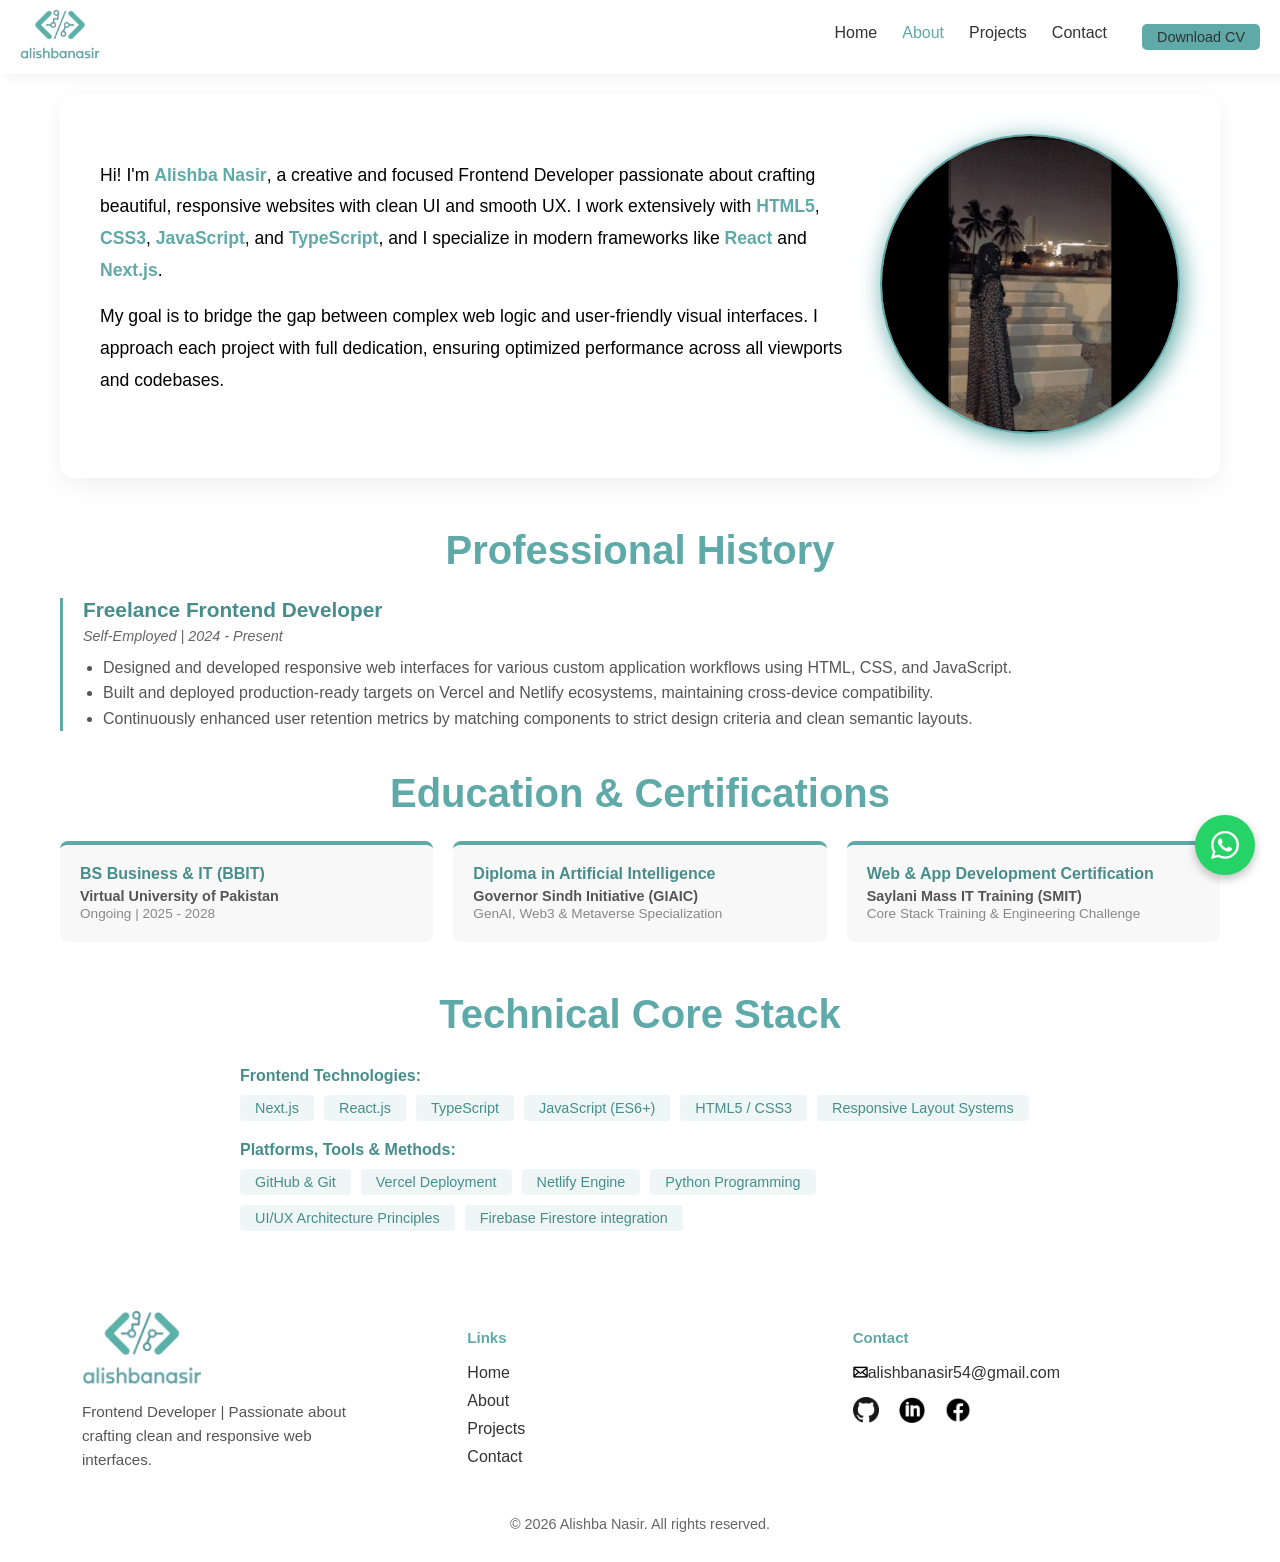
<file: about.html>
<!DOCTYPE html>
<html lang="en">

<head>
    <meta charset="UTF-8" />
    <meta name="viewport" content="width=device-width, initial-scale=1.0" />
    <link rel="shortcut icon" href="/assests/images/logo3.png" type="image/png">
    <link rel="icon" href="/assests/images/logo3.png" type="image/png">
    <title>About | Alishba Nasir</title>
    <link rel="stylesheet" href="/css/header.css">
    <link rel="stylesheet" href="/css/home.css">
    <link rel="stylesheet" href="/css/footer.css">
    <link rel="stylesheet" href="https://unpkg.com/aos@next/dist/aos.css" />
    <style>
    /* Floating WhatsApp Button Layout Override */
    .whatsapp-float {
      position: fixed;
      bottom: 25px;
      right: 25px;
      background-color: #25d366;
      color: #fff;
      border-radius: 50%;
      width: 60px;
      height: 60px;
      display: flex;
      justify-content: center;
      align-items: center;
      box-shadow: 0 4px 10px rgba(0, 0, 0, 0.25);
      z-index: 9999;
      transition: transform 0.2s ease, background-color 0.2s ease;
    }
    .whatsapp-float:hover {
      transform: scale(1.1);
      background-color: #20ba5a;
    }
    @media (max-width: 600px) {
      .whatsapp-float {
        bottom: 20px;
        right: 20px;
        width: 52px;
        height: 52px;
      }
      .whatsapp-float svg {
        width: 26px;
        height: 26px;
      }
    }
    </style>
</head>

<body>

    <header class="navbar">
        <div class="logo">
            <a href="/"><img src="/assests/images/logo3.png" alt="Logo" /></a>
        </div>
        <div class="menu-toggle" onclick="toggleSidebar()">☰</div>
        <div class="sidebar" id="sidebar">
            <div class="close-btn" onclick="toggleSidebar()">×</div>
            <div class="sidebar-logo">
                <a href="/"><img src="/assests/images/logo3.png" alt="Logo" /></a>
            </div>
            <ul class="sidebar-links">
                <li><a href="/">Home</a></li>
                <li><a href="/about.html" class="active">About</a></li>
                <li><a href="/project.html">Projects</a></li>
                <li><a href="/contact.html">Contact</a></li>
                <li><a href="/assests/images/Alishba_Nasir_Resume.pdf" download style="color: #5fa9a8; font-weight: bold;">Download CV</a></li>
            </ul>
        </div>
        <ul class="nav-links">
            <li><a href="/">Home</a></li>
            <li><a href="/about.html" class="active">About</a></li>
            <li><a href="/project.html">Projects</a></li>
            <li><a href="/contact.html">Contact</a></li>
            <li><a href="/assests/images/Alishba_Nasir_Resume.pdf" download class="project-btn" style="padding: 5px 15px; font-size: 0.9rem; margin-left: 10px;">Download CV</a></li>
        </ul>
    </header>

    <div class="container" style="width: 100%; max-width: 1200px; margin: 0 auto; padding: 20px; overflow-x: hidden;">
        <div class="about-wrapper" style="display: flex; flex-wrap: wrap; gap: 30px; align-items: center; justify-content: center;">
            <div class="about-text" style="flex: 1 1 500px;" data-aos="fade-right">
                <p>Hi! I'm <strong>Alishba Nasir</strong>, a creative and focused Frontend Developer passionate about crafting beautiful, responsive websites with clean UI and smooth UX. I work extensively with <strong>HTML5</strong>, <strong>CSS3</strong>, <strong>JavaScript</strong>, and <strong>TypeScript</strong>, and I specialize in modern frameworks like <strong>React</strong> and <strong>Next.js</strong>.</p>
                <p>My goal is to bridge the gap between complex web logic and user-friendly visual interfaces. I approach each project with full dedication, ensuring optimized performance across all viewports and codebases.</p>
            </div>
            <div class="about-img" style="flex: 0 1 300px; text-align: center;" data-aos="fade-left">
                <img src="/assests/images/profile.png" alt="Alishba Nasir" onerror="this.src='/assests/images/pro.jpeg'" style="width: 100%; max-width: 300px; border-radius: 50%; object-fit: cover;">
            </div>
        </div>

        <div class="skills" style="text-align: left; margin-top: 50px;" data-aos="fade-up">
            <h3 style="text-align: center; color: #5fa9a8; margin-bottom: 25px;">Professional History</h3>
            <div style="border-left: 3px solid #5fa9a8; padding-left: 20px; margin-bottom: 30px;">
                <h4 style="color: #468d8c; font-size: 1.3rem; margin-bottom: 5px;">Freelance Frontend Developer</h4>
                <span style="font-size: 0.9rem; color: #666; font-style: italic;">Self-Employed | 2024 - Present</span>
                <ul style="margin-top: 10px; padding-left: 20px; line-height: 1.6; color: #555;">
                    <li>Designed and developed responsive web interfaces for various custom application workflows using HTML, CSS, and JavaScript.</li>
                    <li>Built and deployed production-ready targets on Vercel and Netlify ecosystems, maintaining cross-device compatibility.</li>
                    <li>Continuously enhanced user retention metrics by matching components to strict design criteria and clean semantic layouts.</li>
                </ul>
            </div>
        </div>

        <div class="skills" style="text-align: left; margin-top: 40px;" data-aos="fade-up">
            <h3 style="text-align: center; color: #5fa9a8; margin-bottom: 25px;">Education & Certifications</h3>
            <div style="display: grid; grid-template-columns: repeat(auto-fit, minmax(280px, 1fr)); gap: 20px;">
                <div style="background: #f8f8f8; padding: 20px; border-radius: 8px; border-top: 4px solid #5fa9a8;">
                    <h4 style="color: #468d8c; margin-bottom: 5px;">BS Business & IT (BBIT)</h4>
                    <p style="font-size: 0.9rem; color: #555; font-weight: bold;">Virtual University of Pakistan</p>
                    <span style="font-size: 0.85rem; color: #888;">Ongoing | 2025 - 2028</span>
                </div>
                <div style="background: #f8f8f8; padding: 20px; border-radius: 8px; border-top: 4px solid #5fa9a8;">
                    <h4 style="color: #468d8c; margin-bottom: 5px;">Diploma in Artificial Intelligence</h4>
                    <p style="font-size: 0.9rem; color: #555; font-weight: bold;">Governor Sindh Initiative (GIAIC)</p>
                    <span style="font-size: 0.85rem; color: #888;">GenAI, Web3 & Metaverse Specialization</span>
                </div>
                <div style="background: #f8f8f8; padding: 20px; border-radius: 8px; border-top: 4px solid #5fa9a8;">
                    <h4 style="color: #468d8c; margin-bottom: 5px;">Web & App Development Certification</h4>
                    <p style="font-size: 0.9rem; color: #555; font-weight: bold;">Saylani Mass IT Training (SMIT)</p>
                    <span style="font-size: 0.85rem; color: #888;">Core Stack Training & Engineering Challenge</span>
                </div>
            </div>
        </div>

        <div class="skills" style="margin-top: 50px; text-align: center;" data-aos="zoom-in">
            <h3>Technical Core Stack</h3>
            <div style="display: flex; flex-direction: column; gap: 20px; max-width: 800px; margin: 0 auto; text-align: left;">
                <div>
                    <h4 style="color: #468d8c; margin-bottom: 10px;">Frontend Technologies:</h4>
                    <div class="skills-list" style="display: flex; flex-wrap: wrap; gap: 10px; justify-content: flex-start;">
                        <span style="background: #eef7f6; color: #468d8c; padding: 5px 15px; border-radius: 4px; font-size: 0.9rem;">Next.js</span>
                        <span style="background: #eef7f6; color: #468d8c; padding: 5px 15px; border-radius: 4px; font-size: 0.9rem;">React.js</span>
                        <span style="background: #eef7f6; color: #468d8c; padding: 5px 15px; border-radius: 4px; font-size: 0.9rem;">TypeScript</span>
                        <span style="background: #eef7f6; color: #468d8c; padding: 5px 15px; border-radius: 4px; font-size: 0.9rem;">JavaScript (ES6+)</span>
                        <span style="background: #eef7f6; color: #468d8c; padding: 5px 15px; border-radius: 4px; font-size: 0.9rem;">HTML5 / CSS3</span>
                        <span style="background: #eef7f6; color: #468d8c; padding: 5px 15px; border-radius: 4px; font-size: 0.9rem;">Responsive Layout Systems</span>
                    </div>
                </div>
                <div>
                    <h4 style="color: #468d8c; margin-bottom: 10px;">Platforms, Tools & Methods:</h4>
                    <div class="skills-list" style="display: flex; flex-wrap: wrap; gap: 10px; justify-content: flex-start;">
                        <span style="background: #eef7f6; color: #468d8c; padding: 5px 15px; border-radius: 4px; font-size: 0.9rem;">GitHub & Git</span>
                        <span style="background: #eef7f6; color: #468d8c; padding: 5px 15px; border-radius: 4px; font-size: 0.9rem;">Vercel Deployment</span>
                        <span style="background: #eef7f6; color: #468d8c; padding: 5px 15px; border-radius: 4px; font-size: 0.9rem;">Netlify Engine</span>
                        <span style="background: #eef7f6; color: #468d8c; padding: 5px 15px; border-radius: 4px; font-size: 0.9rem;">Python Programming</span>
                        <span style="background: #eef7f6; color: #468d8c; padding: 5px 15px; border-radius: 4px; font-size: 0.9rem;">UI/UX Architecture Principles</span>
                        <span style="background: #eef7f6; color: #468d8c; padding: 5px 15px; border-radius: 4px; font-size: 0.9rem;">Firebase Firestore integration</span>
                    </div>
                </div>
            </div>
        </div>
    </div>

    <footer class="footer">
        <div class="footer-container">
            <div class="footer-left">
                <a href="/"><img src="/assests/images/logo3.png" alt="logo"></a>
                <p>Frontend Developer | Passionate about crafting clean and responsive web interfaces.</p>
            </div>
            <div class="footer-middle">
                <h4><b>Links</b></h4>
                <br>
                <ul>
                    <li><a href="/">Home</a></li>
                    <li><a href="/about.html">About</a></li>
                    <li><a href="/project.html">Projects</a></li>
                    <li><a href="/contact.html">Contact</a></li>
                </ul>
            </div>
            <div class="footer-right">
                <h4><b>Contact</b></h4>
                <br>
                <p class="email"><img src="/assests/images/email.png" alt=""><a href="mailto:alishbanasir54@gmail.com">alishbanasir54@gmail.com</a></p>
                <div class="social-icons">
                    <a href="https://github.com/alishbanasir"><img src="/assests/images/git.png" alt="GitHub"></a>
                    <a href="https://www.linkedin.com/in/alishba-nasirr/"><img src="/assests/images/linkdin.png" alt="LinkedIn"></a>
                    <a href="https://www.facebook.com/alishba.nasir.167"><img src="/assests/images/fac.png" alt="Facebook"></a>
                </div>
            </div>
        </div>
        <div class="footer-bottom">
            <p>&copy; 2026 Alishba Nasir. All rights reserved.</p>
        </div>
    </footer>

        <a href="https://wa.me/923368219479?text=Hi%20Alishba%2C%20I%20visited%20your%20portfolio%20and%20would%20like%20to%20discuss%20a%20project%20or%20opportunity%20with%20you." class="whatsapp-float" target="_blank" rel="noopener noreferrer" title="Chat on WhatsApp">
        <svg xmlns="http://www.w3.org/2000/svg" viewBox="0 0 448 512" width="32" height="32" fill="#ffffff">
        <path d="M380.9 97.1C339 55.1 283.2 32 223.9 32c-122.4 0-222 99.6-222 222 0 39.1 10.2 77.3 29.6 111L0 480l117.7-30.9c32.4 17.7 68.9 27 106.1 27h.1c122.3 0 224.1-99.6 224.1-222 0-59.3-25.2-115-67.1-157zm-157 341.6c-33.2 0-65.7-8.9-93.6-25.7l-6.7-4-69.6 18.3 18.7-67.9-4.4-7c-18.5-29.4-28.2-63.3-28.2-98.2 0-101.7 81.8-184.5 181.8-184.5 49.3 0 95.6 19.2 130.4 54.1 34.8 34.9 56.2 81.2 56.1 130.5 0 101.8-84.9 184.6-185 184.6zm101.2-138.2c-5.5-2.8-32.8-16.2-37.9-18-5.1-1.9-8.8-2.8-12.5 2.8-3.7 5.6-14.3 18-17.6 21.8-3.2 3.7-6.5 4.2-12 1.4-32.6-16.3-54-29.1-75.5-66-5.7-9.8 5.7-9.1 16.3-30.3 1.8-3.7 .9-6.9-.5-9.7-1.4-2.8-12.5-30.1-17.1-41.2-4.5-10.8-9.1-9.3-12.5-9.5-3.2-.2-6.9-.2-10.6-.2-3.7 0-9.7 1.4-14.8 6.9-5.1 5.6-19.4 19-19.4 46.3 0 27.3 19.9 53.7 22.6 57.4 2.8 3.7 39.1 59.7 94.8 83.8 35.2 15.2 49 16.5 66.6 13.9 10.7-1.6 32.8-13.4 37.4-26.4 4.6-13 4.6-24.1 3.2-26.4-1.3-2.5-5-3.9-10.5-6.6z"/>
        </svg>
    </a>

    <script>
        function toggleSidebar() {
            const sidebar = document.getElementById("sidebar");
            sidebar.classList.toggle("show");
        }
    </script>
    <script src="https://unpkg.com/aos@next/dist/aos.js"></script>
    <script>
        AOS.init({
          offset: 100,
          delay: 50,
          duration: 800,
          easing: 'ease-in-out',
          once: true
        });
    </script>
</body>

</html>
</file>
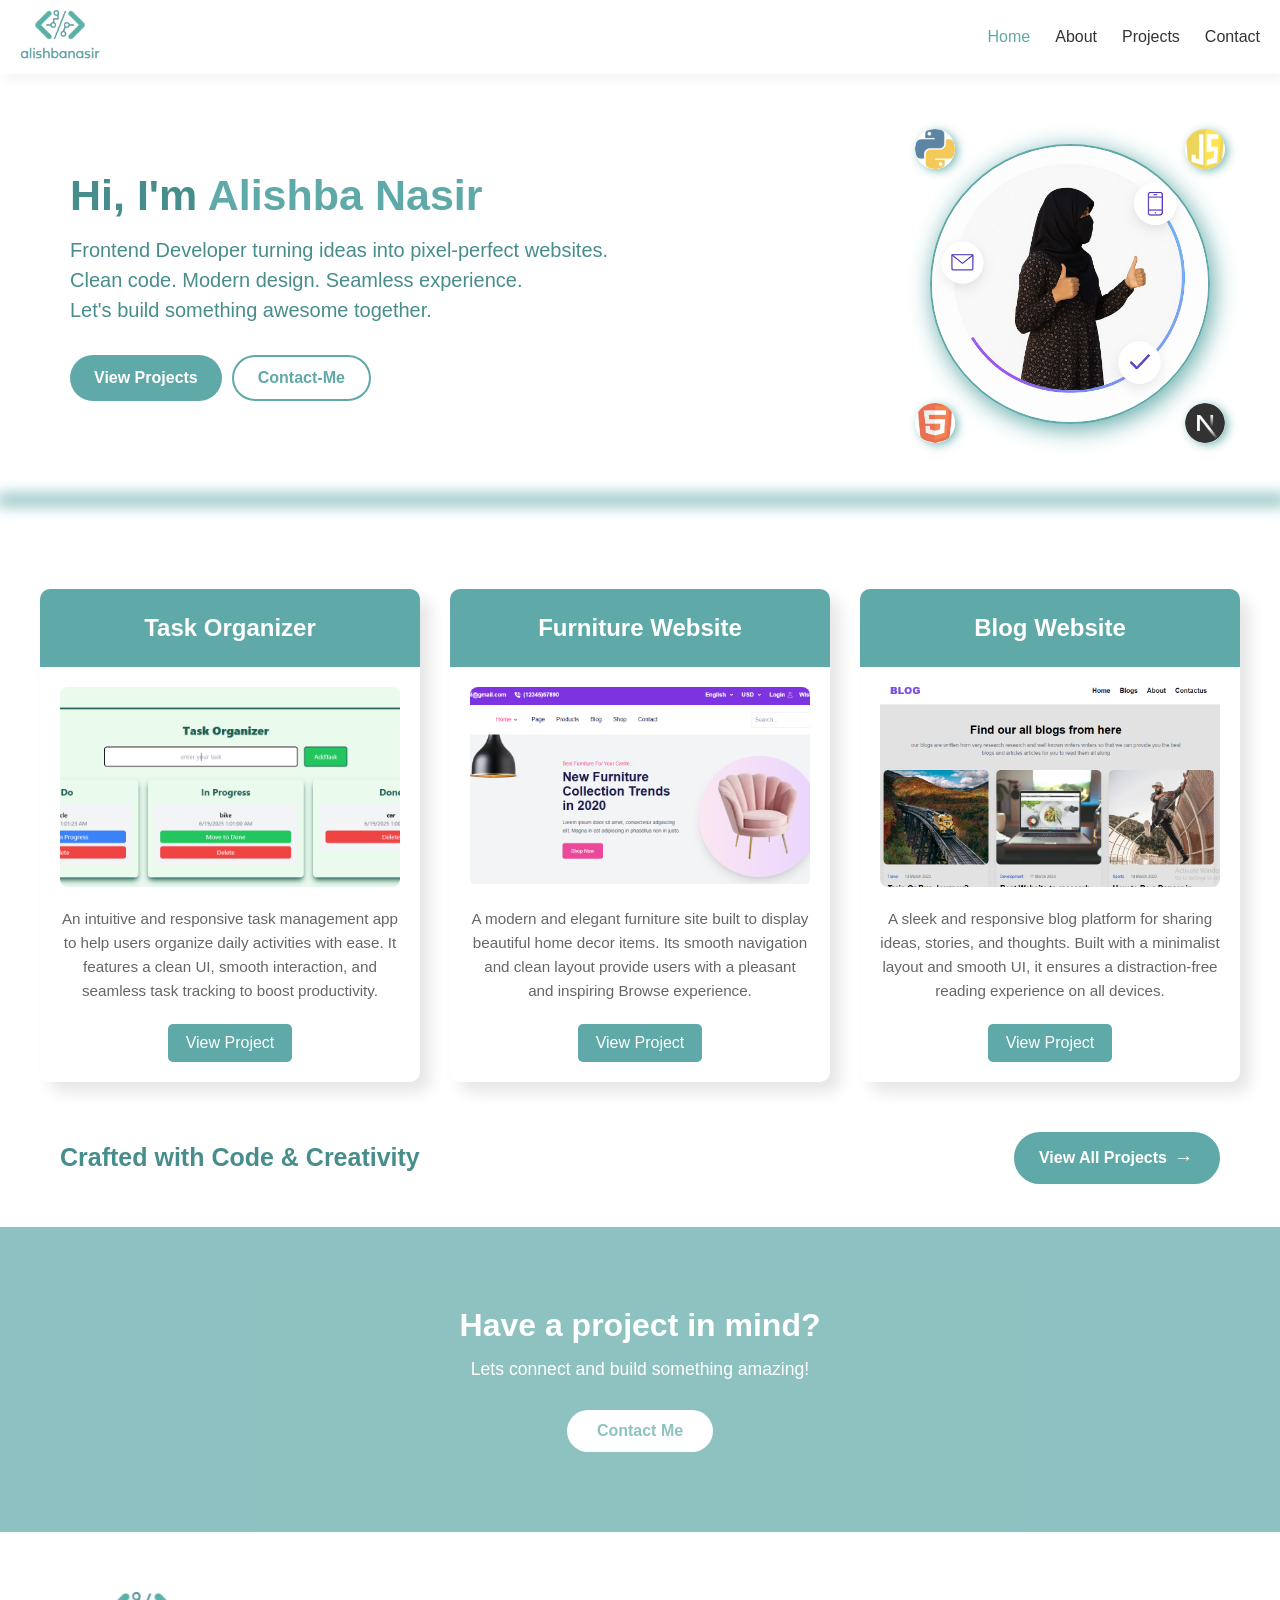
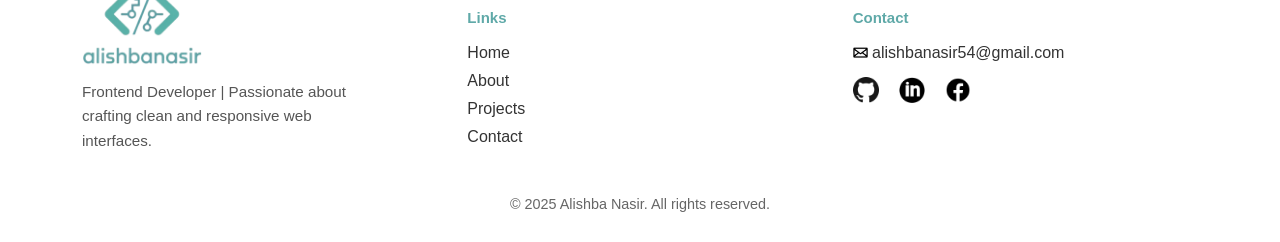
<file: home.html>
<!DOCTYPE html>
<html lang="en">

<head>
  <meta charset="UTF-8" />
  <meta name="viewport" content="width=device-width, initial-scale=1.0" />
  <link rel="shortcut icon" href="/assests/images/logo3.png" type="image/png">
  <link rel="icon" href="/assests/images/logo3.png" type="image/png">
  <title> Alishba Nasir | Developer</title>
  <link rel="stylesheet" href="/css/header.css" />
  <link rel="stylesheet" href="/css/home.css">
  <link rel="stylesheet" href="/css/footer.css">
</head>

<body>
  <header class="navbar">
    <div class="logo">
      <a href="/home.html"><img src="/assests/images/logo3.png" alt="Logo" /></a>
    </div>
    <div class="menu-toggle" onclick="toggleSidebar()">☰</div>
    <div class="sidebar" id="sidebar">
      <div class="close-btn" onclick="toggleSidebar()">×</div>
      <div class="sidebar-logo">
        <a href="/home.html"><img src="/assests/images/logo3.png" alt="Logo" /></a>
      </div>
      <ul class="sidebar-links">
        <li><a href="/home.html" class="active">Home</a></li>
        <li><a href="/about.html">About</a></li>
        <li><a href="/project.html">Projects</a></li>
        <li><a href="/contact.html">Contact</a></li>
      </ul>
    </div>
    <ul class="nav-links">
      <li><a href="/home.html" class="active">Home</a></li>
      <li><a href="/about.html">About</a></li>
      <li><a href="/project.html">Projects</a></li>
      <li><a href="/contact.html">Contact</a></li>
    </ul>
  </header>

  <div class="home">
    <section class="hero">
      <div class="blob-bg"></div>
      <div class="hero-container">
        <div class="hero-text">
          <h1>Hi, I'm <span>Alishba Nasir</span></h1>
          <p>Frontend Developer turning ideas into pixel-perfect websites.</p>
          <p>Clean code. Modern design. Seamless experience.</p>
          <p>Let's build something awesome together.</p>
          <div class="hero-buttons">
            <a href="/project.html" class="btn primary">View Projects</a>
            <a href="/contact.html" class="btn outline">Contact-Me</a>
          </div>
        </div>
        <div class="hero-image">
          <div class="image-wrapper">
            <img src="/assests/images/pro.jpeg" alt="Alishba Nasir" />
            <div class="svg-icons">
              <img src="/assests/images/python.webp" class="icon top-left" alt="python">
              <img src="/assests/images/java.svg" class="icon top-right" alt="JavaScript">
              <img src="/assests/images/html.png" class="icon bottom-left" alt="HTML">
              <img src="/assests/images/nextjs.png" class="icon bottom-right" alt="nextjs">
            </div>
          </div>
        </div>
      </div>
    </section>
    <div class="hori"></div>

    <section class="projects">
      <div class="container">
        <div class="project-grid">
          <div class="project-card">
            <div class="project-category-top">
              <h3>Task Organizer</h3>
            </div>
            <div class="project-content-bottom">
              <img src="/assests/images/task.png" alt="Task Organizer">
              <p>An intuitive and responsive task management app to help users organize daily activities with ease. It
                features a clean UI, smooth interaction, and seamless task tracking to boost productivity.</p>
              <a href="https://smit-hackathon-task-management-system.vercel.app/" target="_blank"
                class="project-btn">View Project</a>
            </div>
          </div>
          <div class="project-card">
            <div class="project-category-top">
              <h3>Furniture Website</h3>
            </div>
            <div class="project-content-bottom">
              <img src="/assests/images/furniture.png" alt="Furniture Website">
              <p>A modern and elegant furniture site built to display beautiful home decor items. Its smooth navigation
                and clean layout provide users with a pleasant and inspiring Browse experience.</p>
              <a href="https://furniture-web-eight.vercel.app/" target="_blank" class="project-btn">View Project</a>
            </div>
          </div>
          <div class="project-card">
            <div class="project-category-top">
              <h3>Blog Website</h3>
            </div>
            <div class="project-content-bottom">
              <img src="/assests/images/blog1.png" alt="Blog Website">
              <p>A sleek and responsive blog platform for sharing ideas, stories, and thoughts. Built with a minimalist
                layout and smooth UI, it ensures a distraction-free reading experience on all devices.</p>
              <a href="https://blog-website-jet-six.vercel.app/" target="_blank" class="project-btn">View Project</a>
            </div>
          </div>
        </div>
      </div>
    </section>

    <section class="projects">
      <div class="container">
        <div class="services-header">
          <h6 class="section-heading"><b>Crafted with Code & Creativity</b></h6>
          <a href="/project.html" class="view-all-services-btn">
            View All Projects
            <span class="arrow-icon">&#x2192;</span>
          </a>
        </div>
      </div>
    </section>

    <br>
    <section class="cta-section">
      <h2>Have a project in mind?</h2>
      <p>Lets connect and build something amazing!</p>
      <a href="/contact.html" class="btn primary">Contact Me</a>
    </section>
  </div>


  <footer class="footer">
    <div class="footer-container">
      <div class="footer-left">
        <a href="/home.html"><img src="/assests/images/logo3.png" alt="logo"></a>
        <p>Frontend Developer | Passionate about crafting clean and responsive web interfaces.</p>
      </div>
      <div class="footer-middle">
        <h4><b>Links</b></h4>
        <br>
        <ul>
          <li><a href="/home.html">Home</a></li>
          <li><a href="/about.html">About</a></li>
          <li><a href="/project.html">Projects</a></li>
          <li><a href="/contact.html">Contact</a></li>
        </ul>
      </div>
      <div class="footer-right">
        <h4><b>Contact</b></h4>
        <br>
        <p class="email"><img src="/assests/images/email.png" alt=""><a href="mailto:alishbanasir54@gmail.com">
            alishbanasir54@gmail.com</a></p>
        <div class="social-icons">
          <a href="https://github.com/alishbanasir"><img src="/assests/images/git.png" alt="GitHub"></a>
          <a href="https://www.linkedin.com/in/alishba-nasirr/"><img src="/assests/images/linkdin.png"
              alt="LinkedIn"></a>
          <a href="https://www.facebook.com/alishba.nasir.167"><img src="/assests/images/fac.png" alt="Facebook"></a>
        </div>
      </div>
    </div>
    <div class="footer-bottom">
      <p>&copy; 2025 Alishba Nasir. All rights reserved.</p>
    </div>
  </footer>

  <script>
    function toggleSidebar() {
      const sidebar = document.getElementById("sidebar");
      sidebar.classList.toggle("show");
    }
  </script>
</body>

</html>
</file>
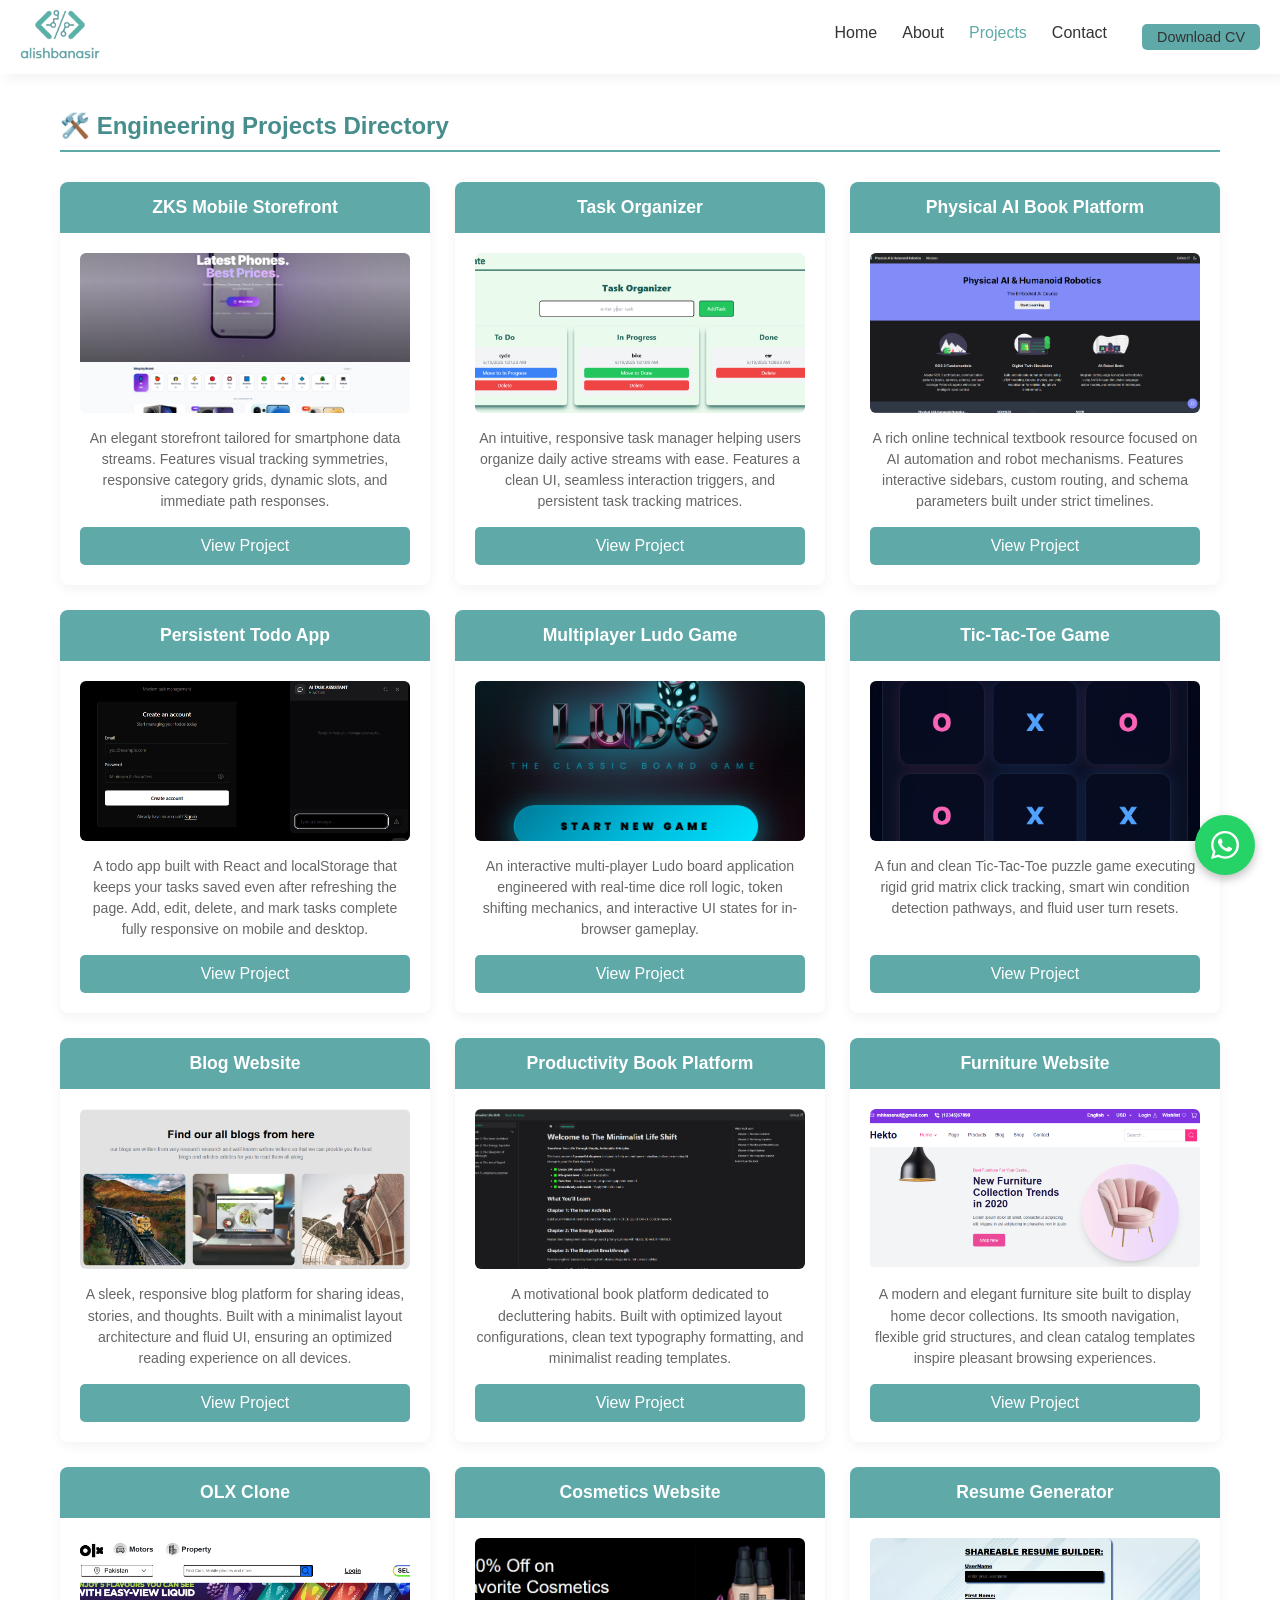
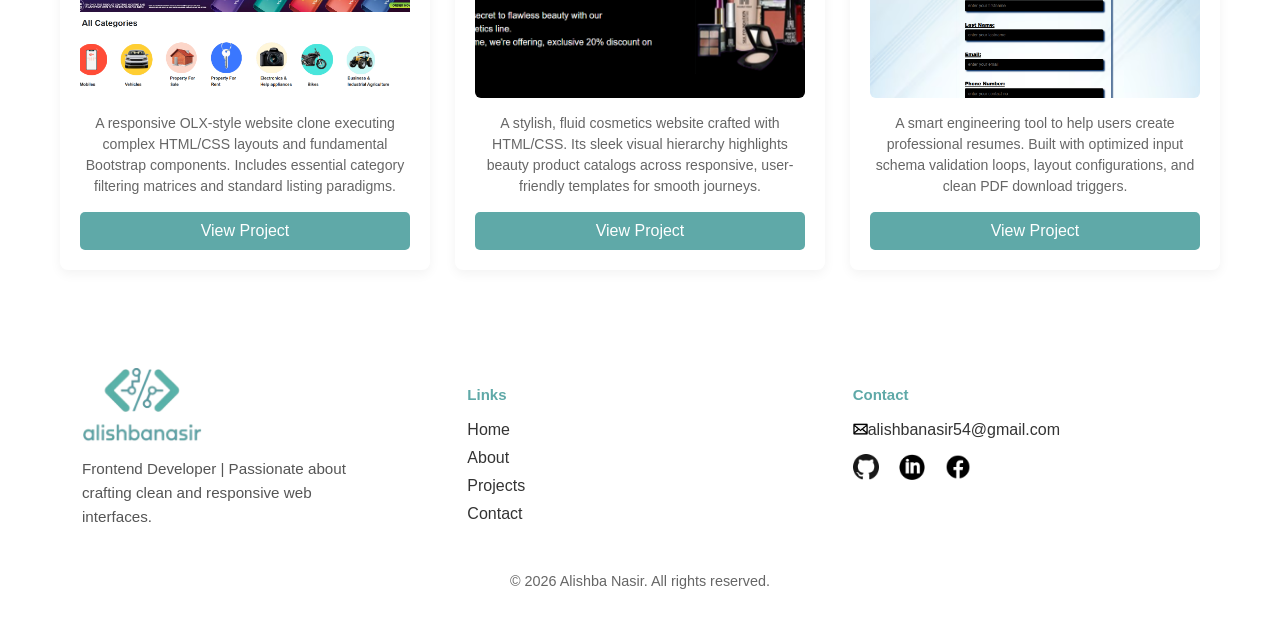
<file: project.html>
<!DOCTYPE html>
<html lang="en">

<head>
  <meta charset="UTF-8" />
  <meta name="viewport" content="width=device-width, initial-scale=1.0" />
  <link rel="shortcut icon" href="/assests/images/logo3.png" type="image/png">
  <link rel="icon" href="/assests/images/logo3.png" type="image/png">
  <title>Projects Directory | Alishba Nasir</title>
  <link rel="stylesheet" href="/css/home.css" />
  <link rel="stylesheet" href="/css/header.css">
  <link rel="stylesheet" href="/css/footer.css">
  <link rel="stylesheet" href="https://unpkg.com/aos@next/dist/aos.css" />
  <style>
    .responsive-grid-container {
      display: grid;
      grid-template-columns: repeat(auto-fit, minmax(300px, 1fr));
      gap: 25px;
      width: 100%;
    }
    @media (min-width: 1024px) {
      .responsive-grid-container {
        grid-template-columns: repeat(3, 1fr);
      }
    }
    .universal-card {
      background: #ffffff;
      box-shadow: 0 4px 12px rgba(0,0,0,0.05);
      border-radius: 8px;
      display: flex;
      flex-direction: column;
      overflow: hidden;
      transition: transform 0.2s ease;
    }
    .universal-card:hover {
      transform: translateY(-5px);
    }
    .whatsapp-float {
      position: fixed;
      bottom: 25px;
      right: 25px;
      background-color: #25d366;
      color: #fff;
      border-radius: 50%;
      width: 60px;
      height: 60px;
      display: flex;
      justify-content: center;
      align-items: center;
      box-shadow: 0 4px 10px rgba(0, 0, 0, 0.25);
      z-index: 9999;
      transition: transform 0.2s ease, background-color 0.2s ease;
    }
    .whatsapp-float:hover {
      transform: scale(1.1);
      background-color: #20ba5a;
    }
    @media (max-width: 600px) {
      .whatsapp-float {
        bottom: 20px;
        right: 20px;
        width: 52px;
        height: 52px;
      }
      .whatsapp-float svg {
        width: 26px;
        height: 26px;
      }
    }
  </style>
</head>

<body>

  <header class="navbar">
    <div class="logo">
      <a href="/"><img src="/assests/images/logo3.png" alt="Logo" /></a>
    </div>
    <div class="menu-toggle" onclick="toggleSidebar()">☰</div>
    <div class="sidebar" id="sidebar">
      <div class="close-btn" onclick="toggleSidebar()">×</div>
      <div class="sidebar-logo">
        <a href="/"><img src="/assests/images/logo3.png" alt="Logo" /></a>
      </div>
      <ul class="sidebar-links">
        <li><a href="/">Home</a></li>
        <li><a href="/about.html">About</a></li>
        <li><a href="/project.html" class="active">Projects</a></li>
        <li><a href="/contact.html">Contact</a></li>
        <li><a href="/assests/images/Alishba_Nasir_Resume.pdf" download style="color: #5fa9a8; font-weight: bold;">Download CV</a></li>
      </ul>
    </div>
    <ul class="nav-links">
      <li><a href="/">Home</a></li>
      <li><a href="/about.html">About</a></li>
      <li><a href="/project.html" class="active">Projects</a></li>
      <li><a href="/contact.html">Contact</a></li>
      <li><a href="/assests/images/Alishba_Nasir_Resume.pdf" download class="project-btn" style="padding: 5px 15px; font-size: 0.9rem; margin-left: 10px;">Download CV</a></li>
    </ul>
  </header>
  <br>
  
  <section class="projects" style="width: 100%; max-width: 1200px; margin: 0 auto; padding: 20px; overflow-x: hidden;">
    <div class="container" style="width: 100%; padding: 0;">
      
      <h2 style="color: #468d8c; font-size: 24px; border-bottom: 2px solid #5fa9a8; padding-bottom: 10px; margin-bottom: 30px; font-weight: 700; text-align: left;" data-aos="fade-right">
        🛠️ Engineering Projects Directory
      </h2>
      
      <div class="responsive-grid-container">

        <div class="universal-card" data-aos="fade-up">
          <div class="project-category-top" style="display: flex; justify-content: center; align-items: center; padding: 15px 20px; text-align: center; width: 100%;">
            <h3 style="margin: 0; font-size: 1.1rem; width: 100%; text-align: center;">ZKS Mobile Storefront</h3>
          </div>
          <div class="project-content-bottom" style="padding: 20px; display: flex; flex-direction: column; justify-content: space-between; flex-grow: 1;">
            <img src="/assests/images/zks.png" alt="Premium Mobile Brand Store" style="width: 100%; height: 160px; object-fit: cover; border-radius: 6px; margin-bottom: 15px;">
            <p style="font-size: 0.88rem; line-height: 1.5; color: #666; margin-bottom: 15px; flex-grow: 1;">An elegant storefront tailored for smartphone data streams. Features visual tracking symmetries, responsive category grids, dynamic slots, and immediate path responses.</p>
            <div style="width: 100%; margin-top: auto;">
              <a href="https://zks-pi.vercel.app/" target="_blank" class="project-btn" style="width: 100%; text-align: center; display: block; box-sizing: border-box;">View Project</a>
            </div>
          </div>
        </div>

        <div class="universal-card" data-aos="fade-up">
          <div class="project-category-top" style="display: flex; justify-content: center; align-items: center; padding: 15px 20px; text-align: center; width: 100%;">
            <h3 style="margin: 0; font-size: 1.1rem; width: 100%; text-align: center;">Task Organizer</h3>
          </div>
          <div class="project-content-bottom" style="padding: 20px; display: flex; flex-direction: column; justify-content: space-between; flex-grow: 1;">
            <img src="/assests/images/task.png" alt="Responsive Task Management Hub" style="width: 100%; height: 160px; object-fit: cover; border-radius: 6px; margin-bottom: 15px;">
            <p style="font-size: 0.88rem; line-height: 1.5; color: #666; margin-bottom: 15px; flex-grow: 1;">An intuitive, responsive task manager helping users organize daily active streams with ease. Features a clean UI, seamless interaction triggers, and persistent task tracking matrices.</p>
            <div style="width: 100%; margin-top: auto;">
              <a href="https://smit-hackathon-task-management-system.vercel.app/" target="_blank" class="project-btn" style="width: 100%; text-align: center; display: block; box-sizing: border-box;">View Project</a>
            </div>
          </div>
        </div>

        <div class="universal-card" data-aos="fade-up" data-aos-delay="50">
          <div class="project-category-top" style="display: flex; justify-content: center; align-items: center; padding: 15px 20px; text-align: center; width: 100%;">
            <h3 style="margin: 0; font-size: 1.1rem; width: 100%; text-align: center;">Physical AI Book Platform</h3>
          </div>
          <div class="project-content-bottom" style="padding: 20px; display: flex; flex-direction: column; justify-content: space-between; flex-grow: 1;">
            <img src="/assests/images/book1.png" alt="AI Technical Book" style="width: 100%; height: 160px; object-fit: cover; border-radius: 6px; margin-bottom: 15px;">
            <p style="font-size: 0.88rem; line-height: 1.5; color: #666; margin-bottom: 15px; flex-grow: 1;">A rich online technical textbook resource focused on AI automation and robot mechanisms. Features interactive sidebars, custom routing, and schema parameters built under strict timelines.</p>
            <div style="width: 100%; margin-top: auto;">
              <a href="https://physical-ai-humanoid-robotics-green-delta.vercel.app/" target="_blank" class="project-btn" style="width: 100%; text-align: center; display: block; box-sizing: border-box;">View Project</a>
            </div>
          </div>
        </div>

        <div class="universal-card" data-aos="fade-up" data-aos-delay="100">
          <div class="project-category-top" style="display: flex; justify-content: center; align-items: center; padding: 15px 20px; text-align: center; width: 100%;">
            <h3 style="margin: 0; font-size: 1.1rem; width: 100%; text-align: center;">Persistent Todo App</h3>
          </div>
          <div class="project-content-bottom" style="padding: 20px; display: flex; flex-direction: column; justify-content: space-between; flex-grow: 1;">
            <img src="/assests/images/todotask.png" alt="Persistent Todo State App" style="width: 100%; height: 160px; object-fit: cover; border-radius: 6px; margin-bottom: 15px;">
            <p style="font-size: 0.88rem; line-height: 1.5; color: #666; margin-bottom: 15px; flex-grow: 1;">A todo app built with React and localStorage that keeps your tasks saved even after refreshing the page. Add, edit, delete, and mark tasks complete fully responsive on mobile and desktop.</p>
            <div style="width: 100%; margin-top: auto;">
              <a href="https://todoapp-chi-azure.vercel.app/" target="_blank" class="project-btn" style="width: 100%; text-align: center; display: block; box-sizing: border-box;">View Project</a>
            </div>
          </div>
        </div>

        <div class="universal-card" data-aos="fade-up">
          <div class="project-category-top" style="display: flex; justify-content: center; align-items: center; padding: 15px 20px; text-align: center; width: 100%;">
            <h3 style="margin: 0; font-size: 1.1rem; width: 100%; text-align: center;">Multiplayer Ludo Game</h3>
          </div>
          <div class="project-content-bottom" style="padding: 20px; display: flex; flex-direction: column; justify-content: space-between; flex-grow: 1;">
            <img src="/assests/images/ludo.png" alt="Interactive Ludo Game" style="width: 100%; height: 160px; object-fit: cover; border-radius: 6px; margin-bottom: 15px;">
            <p style="font-size: 0.88rem; line-height: 1.5; color: #666; margin-bottom: 15px; flex-grow: 1;">An interactive multi-player Ludo board application engineered with real-time dice roll logic, token shifting mechanics, and interactive UI states for in-browser gameplay.</p>
            <div style="width: 100%; margin-top: auto;">
              <a href="https://ludo-neon-pro.vercel.app/" target="_blank" class="project-btn" style="width: 100%; text-align: center; display: block; box-sizing: border-box;">View Project</a>
            </div>
          </div>
        </div>

        <div class="universal-card" data-aos="fade-up">
          <div class="project-category-top" style="display: flex; justify-content: center; align-items: center; padding: 15px 20px; text-align: center; width: 100%;">
            <h3 style="margin: 0; font-size: 1.1rem; width: 100%; text-align: center;">Tic-Tac-Toe Game</h3>
          </div>
          <div class="project-content-bottom" style="padding: 20px; display: flex; flex-direction: column; justify-content: space-between; flex-grow: 1;">
            <img src="/assests/images/tiktac.png" alt="Functional Tic-Tac-Toe App" style="width: 100%; height: 160px; object-fit: cover; border-radius: 6px; margin-bottom: 15px;">
            <p style="font-size: 0.88rem; line-height: 1.5; color: #666; margin-bottom: 15px; flex-grow: 1;">A fun and clean Tic-Tac-Toe puzzle game executing rigid grid matrix click tracking, smart win condition detection pathways, and fluid user turn resets.</p>
            <div style="width: 100%; margin-top: auto;">
              <a href="https://tic-tac-hazel-omega.vercel.app/" target="_blank" class="project-btn" style="width: 100%; text-align: center; display: block; box-sizing: border-box;">View Project</a>
            </div>
          </div>
        </div>

        <div class="universal-card" data-aos="fade-up">
          <div class="project-category-top" style="display: flex; justify-content: center; align-items: center; padding: 15px 20px; text-align: center; width: 100%;">
            <h3 style="margin: 0; font-size: 1.1rem; width: 100%; text-align: center;">Blog Website</h3>
          </div>
          <div class="project-content-bottom" style="padding: 20px; display: flex; flex-direction: column; justify-content: space-between; flex-grow: 1;">
            <img src="/assests/images/blog1.png" alt="Sleek Minimalist Blog Portal" style="width: 100%; height: 160px; object-fit: cover; border-radius: 6px; margin-bottom: 15px;">
            <p style="font-size: 0.88rem; line-height: 1.5; color: #666; margin-bottom: 15px; flex-grow: 1;">A sleek, responsive blog platform for sharing ideas, stories, and thoughts. Built with a minimalist layout architecture and fluid UI, ensuring an optimized reading experience on all devices.</p>
            <div style="width: 100%; margin-top: auto;">
              <a href="https://blog-website-jet-six.vercel.app/" target="_blank" class="project-btn" style="width: 100%; text-align: center; display: block; box-sizing: border-box;">View Project</a>
            </div>
          </div>
        </div>


        <div class="universal-card" data-aos="fade-up">
          <div class="project-category-top" style="display: flex; justify-content: center; align-items: center; padding: 15px 20px; text-align: center; width: 100%;">
            <h3 style="margin: 0; font-size: 1.1rem; width: 100%; text-align: center;">Productivity Book Platform</h3>
          </div>
          <div class="project-content-bottom" style="padding: 20px; display: flex; flex-direction: column; justify-content: space-between; flex-grow: 1;">
            <img src="/assests/images/book2.png" alt="Motivational Life Shift Book" style="width: 100%; height: 160px; object-fit: cover; border-radius: 6px; margin-bottom: 15px;">
            <p style="font-size: 0.88rem; line-height: 1.5; color: #666; margin-bottom: 15px; flex-grow: 1;">A motivational book platform dedicated to decluttering habits. Built with optimized layout configurations, clean text typography formatting, and minimalist reading templates.</p>
            <div style="width: 100%; margin-top: auto;">
              <a href="https://the-minimalist-life-shift.vercel.app/" target="_blank" class="project-btn" style="width: 100%; text-align: center; display: block; box-sizing: border-box;">View Project</a>
            </div>
          </div>
        </div>

        <div class="universal-card" data-aos="fade-up">
          <div class="project-category-top" style="display: flex; justify-content: center; align-items: center; padding: 15px 20px; text-align: center; width: 100%;">
            <h3 style="margin: 0; font-size: 1.1rem; width: 100%; text-align: center;">Furniture Website</h3>
          </div>
          <div class="project-content-bottom" style="padding: 20px; display: flex; flex-direction: column; justify-content: space-between; flex-grow: 1;">
            <img src="/assests/images/furniture.png" alt="Modern Furniture Showcase Site" style="width: 100%; height: 160px; object-fit: cover; border-radius: 6px; margin-bottom: 15px;">
            <p style="font-size: 0.88rem; line-height: 1.5; color: #666; margin-bottom: 15px; flex-grow: 1;">A modern and elegant furniture site built to display home decor collections. Its smooth navigation, flexible grid structures, and clean catalog templates inspire pleasant browsing experiences.</p>
            <div style="width: 100%; margin-top: auto;">
              <a href="https://furniture-web-eight.vercel.app/" target="_blank" class="project-btn" style="width: 100%; text-align: center; display: block; box-sizing: border-box;">View Project</a>
            </div>
          </div>
        </div>

        <div class="universal-card" data-aos="fade-up">
          <div class="project-category-top" style="display: flex; justify-content: center; align-items: center; padding: 15px 20px; text-align: center; width: 100%;">
            <h3 style="margin: 0; font-size: 1.1rem; width: 100%; text-align: center;">OLX Clone</h3>
          </div>
          <div class="project-content-bottom" style="padding: 20px; display: flex; flex-direction: column; justify-content: space-between; flex-grow: 1;">
            <img src="/assests/images/olx.png" alt="Responsive OLX Listing Site Clone" style="width: 100%; height: 160px; object-fit: cover; border-radius: 6px; margin-bottom: 15px;">
            <p style="font-size: 0.88rem; line-height: 1.5; color: #666; margin-bottom: 15px; flex-grow: 1;">A responsive OLX-style website clone executing complex HTML/CSS layouts and fundamental Bootstrap components. Includes essential category filtering matrices and standard listing paradigms.</p>
            <div style="width: 100%; margin-top: auto;">
              <a href="https://olxweb-site.netlify.app/" target="_blank" class="project-btn" style="width: 100%; text-align: center; display: block; box-sizing: border-box;">View Project</a>
            </div>
          </div>
        </div>

        <div class="universal-card" data-aos="fade-up">
          <div class="project-category-top" style="display: flex; justify-content: center; align-items: center; padding: 15px 20px; text-align: center; width: 100%;">
            <h3 style="margin: 0; font-size: 1.1rem; width: 100%; text-align: center;">Cosmetics Website</h3>
          </div>
          <div class="project-content-bottom" style="padding: 20px; display: flex; flex-direction: column; justify-content: space-between; flex-grow: 1;">
            <img src="/assests/images/image.png" alt="Elegant Cosmetics Showcase Site" style="width: 100%; height: 160px; object-fit: cover; border-radius: 6px; margin-bottom: 15px;">
            <p style="font-size: 0.88rem; line-height: 1.5; color: #666; margin-bottom: 15px; flex-grow: 1;">A stylish, fluid cosmetics website crafted with HTML/CSS. Its sleek visual hierarchy highlights beauty product catalogs across responsive, user-friendly templates for smooth journeys.</p>
            <div style="width: 100%; margin-top: auto;">
              <a href="https://cosmetics-website.netlify.app/" target="_blank" class="project-btn" style="width: 100%; text-align: center; display: block; box-sizing: border-box;">View Project</a>
            </div>
          </div>
        </div>

        <div class="universal-card" data-aos="fade-up">
          <div class="project-category-top" style="display: flex; justify-content: center; align-items: center; padding: 15px 20px; text-align: center; width: 100%;">
            <h3 style="margin: 0; font-size: 1.1rem; width: 100%; text-align: center;">Resume Generator</h3>
          </div>
          <div class="project-content-bottom" style="padding: 20px; display: flex; flex-direction: column; justify-content: space-between; flex-grow: 1;">
            <img src="/assests/images/resume.png" alt="Shareable Resume Builder" style="width: 100%; height: 160px; object-fit: cover; border-radius: 6px; margin-bottom: 15px;">
            <p style="font-size: 0.88rem; line-height: 1.5; color: #666; margin-bottom: 15px; flex-grow: 1;">A smart engineering tool to help users create professional resumes. Built with optimized input schema validation loops, layout configurations, and clean PDF download triggers.</p>
            <div style="width: 100%; margin-top: auto;">
              <a href="https://alish-resume-generator.netlify.app/" target="_blank" class="project-btn" style="width: 100%; text-align: center; display: block; box-sizing: border-box;">View Project</a>
            </div>
          </div>
        </div>

      </div>
    </div>
  </section>
  <br>

  <footer class="footer">
    <div class="footer-container">
      <div class="footer-left">
        <a href="/"><img src="/assests/images/logo3.png" alt="logo"></a>
        <p>Frontend Developer | Passionate about crafting clean and responsive web interfaces.</p>
      </div>
      <div class="footer-middle">
        <h4><b>Links</b></h4>
        <br>
        <ul>
          <li><a href="/">Home</a></li>
          <li><a href="/about.html">About</a></li>
          <li><a href="/project.html">Projects</a></li>
          <li><a href="/contact.html">Contact</a></li>
        </ul>
      </div>
      <div class="footer-right">
        <h4><b>Contact</b></h4>
        <br>
        <p class="email"><img src="/assests/images/email.png" alt=""><a href="mailto:alishbanasir54@gmail.com">alishbanasir54@gmail.com</a></p>
        <div class="social-icons">
          <a href="https://github.com/alishbanasir"><img src="/assests/images/git.png" alt="GitHub"></a>
          <a href="https://www.linkedin.com/in/alishba-nasirr/"><img src="/assests/images/linkdin.png" alt="LinkedIn"></a>
          <a href="https://www.facebook.com/alishba.nasir.167"><img src="/assests/images/fac.png" alt="Facebook"></a>
        </div>
      </div>
    </div>
    <div class="footer-bottom">
      <p>&copy; 2026 Alishba Nasir. All rights reserved.</p>
    </div>
  </footer>

      <a href="https://wa.me/923368219479?text=Hi%20Alishba%2C%20I%20visited%20your%20portfolio%20and%20would%20like%20to%20discuss%20a%20project%20or%20opportunity%20with%20you." class="whatsapp-float" target="_blank" rel="noopener noreferrer" title="Chat on WhatsApp">
      <svg xmlns="http://www.w3.org/2000/svg" viewBox="0 0 448 512" width="32" height="32" fill="#ffffff">
      <path d="M380.9 97.1C339 55.1 283.2 32 223.9 32c-122.4 0-222 99.6-222 222 0 39.1 10.2 77.3 29.6 111L0 480l117.7-30.9c32.4 17.7 68.9 27 106.1 27h.1c122.3 0 224.1-99.6 224.1-222 0-59.3-25.2-115-67.1-157zm-157 341.6c-33.2 0-65.7-8.9-93.6-25.7l-6.7-4-69.6 18.3 18.7-67.9-4.4-7c-18.5-29.4-28.2-63.3-28.2-98.2 0-101.7 81.8-184.5 181.8-184.5 49.3 0 95.6 19.2 130.4 54.1 34.8 34.9 56.2 81.2 56.1 130.5 0 101.8-84.9 184.6-185 184.6zm101.2-138.2c-5.5-2.8-32.8-16.2-37.9-18-5.1-1.9-8.8-2.8-12.5 2.8-3.7 5.6-14.3 18-17.6 21.8-3.2 3.7-6.5 4.2-12 1.4-32.6-16.3-54-29.1-75.5-66-5.7-9.8 5.7-9.1 16.3-30.3 1.8-3.7 .9-6.9-.5-9.7-1.4-2.8-12.5-30.1-17.1-41.2-4.5-10.8-9.1-9.3-12.5-9.5-3.2-.2-6.9-.2-10.6-.2-3.7 0-9.7 1.4-14.8 6.9-5.1 5.6-19.4 19-19.4 46.3 0 27.3 19.9 53.7 22.6 57.4 2.8 3.7 39.1 59.7 94.8 83.8 35.2 15.2 49 16.5 66.6 13.9 10.7-1.6 32.8-13.4 37.4-26.4 4.6-13 4.6-24.1 3.2-26.4-1.3-2.5-5-3.9-10.5-6.6z"/>
    </svg>
  </a>

  <script>
    function toggleSidebar() {
      const sidebar = document.getElementById("sidebar");
      sidebar.classList.toggle("show");
    }
  </script>
  <script src="https://unpkg.com/aos@next/dist/aos.js"></script>
  <script>
    AOS.init({
      offset: 100,
      delay: 50,
      duration: 800,
      easing: 'ease-in-out',
      once: true
    });
  </script>

</body>
</html>
</file>
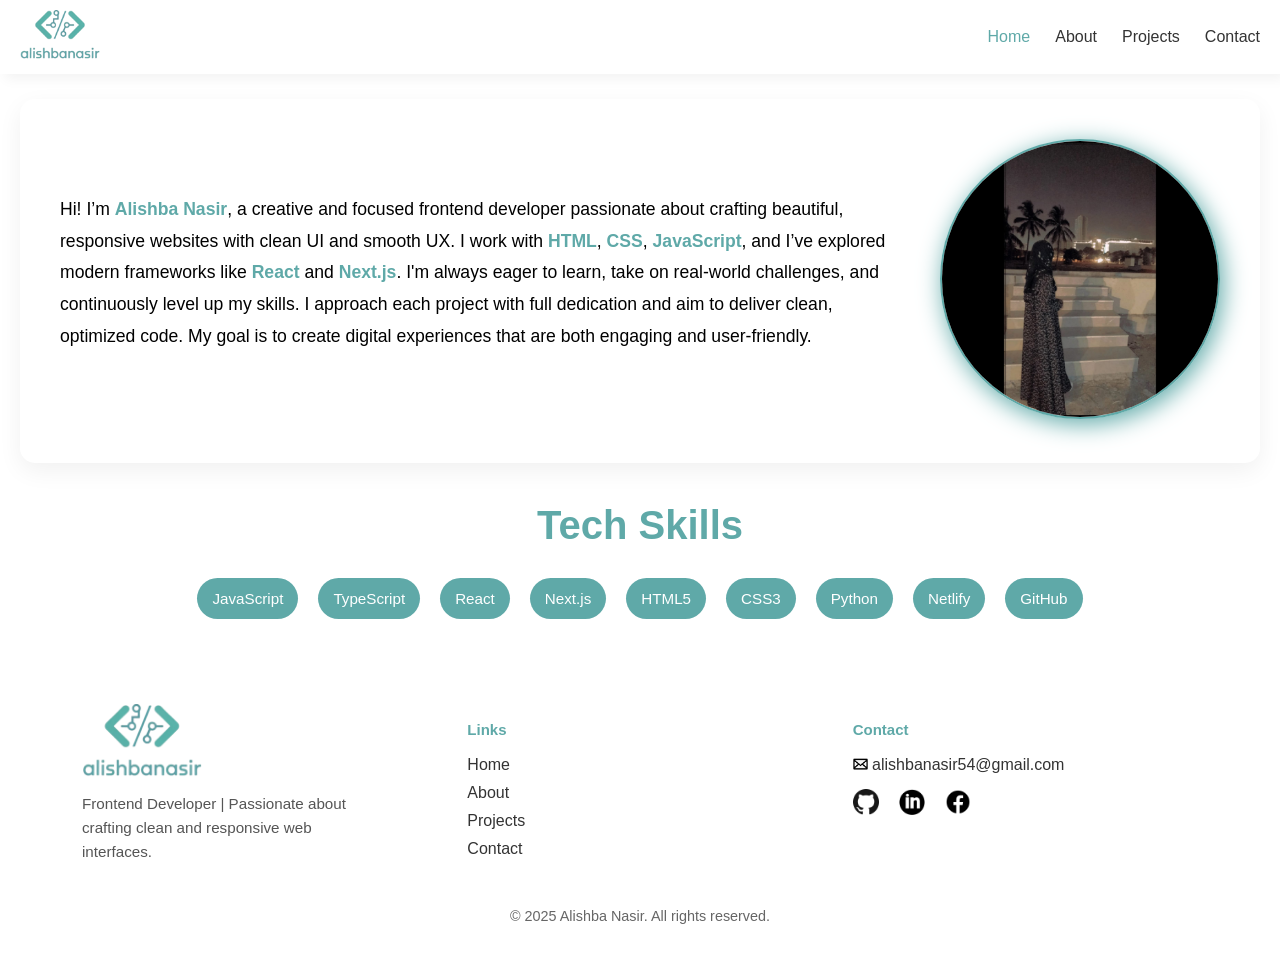
<file: html/about.html>
<!DOCTYPE html>
<html lang="en">

<head>
    <meta charset="UTF-8" />
    <meta name="viewport" content="width=device-width, initial-scale=1.0" />
    <title>About | Alishba Nasir</title>
    <link rel="stylesheet" href="/css/header.css">
    <link rel="stylesheet" href="/css/home.css">
    <link rel="stylesheet" href="/css/footer.css">
</head>

<body>

    <header class="navbar">
        <div class="logo"><a href="/html/home.html"><img src="/assests/images/logo3.png" alt=""></a></div>
        <div class="menu-toggle" onclick="toggleMenu()">☰</div>
        <ul class="nav-links" id="navLinks">
            <li><a href="/html/home.html" class="active">Home</a></li>
            <li><a href="/html/about.html">About</a></li>
            <li><a href="/html/project.html">Projects</a></li>
            <li><a href="/html/contact.html">Contact</a></li>
        </ul>
    </header>

    <div class="container">
        <div class="about-wrapper">
            <div class="about-text">
                <p>Hi! I’m <strong>Alishba Nasir</strong>, a creative and focused frontend developer passionate about
                    crafting beautiful, responsive websites with clean UI and smooth UX.
                    I work with <strong>HTML</strong>, <strong>CSS</strong>, <strong>JavaScript</strong>, and I’ve
                    explored modern frameworks like <strong>React</strong> and
                    <strong>Next.js</strong>.
                    I'm always eager to learn, take on real-world challenges, and continuously level up my skills.
                    I approach each project with full dedication and aim to deliver clean, optimized code.
                    My goal is to create digital experiences that are both engaging and user-friendly.
                </p>
            </div>
            <div class="about-img">
                <img src="/assests/images/profile.png" alt="Alishba Nasir">
            </div>
        </div>
        <div class="skills">
            <h3>Tech Skills</h3>
            <div class="skills-list">
                <span>JavaScript</span>
                <span>TypeScript</span>
                <span>React</span>
                <span>Next.js</span>
                <span>HTML5</span>
                <span>CSS3</span>
                <span>Python</span>
                <span>Netlify</span>
                <span>GitHub</span>
            </div>
        </div>
    </div>

    <footer class="footer">
        <div class="footer-container">
            <div class="footer-left">
                <a href="/html/home.html"><img src="/assests/images/logo3.png" alt="logo"></a>
                <p>Frontend Developer | Passionate about crafting clean and responsive web interfaces.</p>
            </div>
            <div class="footer-middle">
                <h4><b>Links</b></h4>
                <br>
                <ul>
                    <li><a href="/html/home.html">Home</a></li>
                    <li><a href="/html/about.html">About</a></li>
                    <li><a href="/html/project.html">Projects</a></li>
                    <li><a href="/html/contact.html">Contact</a></li>
                </ul>
            </div>
            <div class="footer-right">
                <h4><b>Contact</b></h4>
                <br>
                <p class="email"><img src="/assests/images/email.png" alt=""><a href="mailto:alishbanasir54@gmail.com">
                        alishbanasir54@gmail.com</a></p>
                <div class="social-icons">
                    <a href="https://github.com/alishbanasir"><img src="/assests/images/git.png" alt="GitHub"></a>
                    <a href="https://www.linkedin.com/in/alishba-nasirr/"><img src="/assests/images/linkdin.png"
                            alt="LinkedIn"></a>
                    <a href="https://www.facebook.com/alishba.nasir.167"><img src="/assests/images/fac.png"
                            alt="Facebook"></a>
                </div>
            </div>
        </div>
        <div class="footer-bottom">
            <p>&copy; 2025 Alishba Nasir. All rights reserved.</p>
        </div>
    </footer>

    <script>
        function toggleMenu() {
            const nav = document.getElementById("navLinks");
            nav.classList.toggle("show");
        }
    </script>

</body>

</html>
</file>
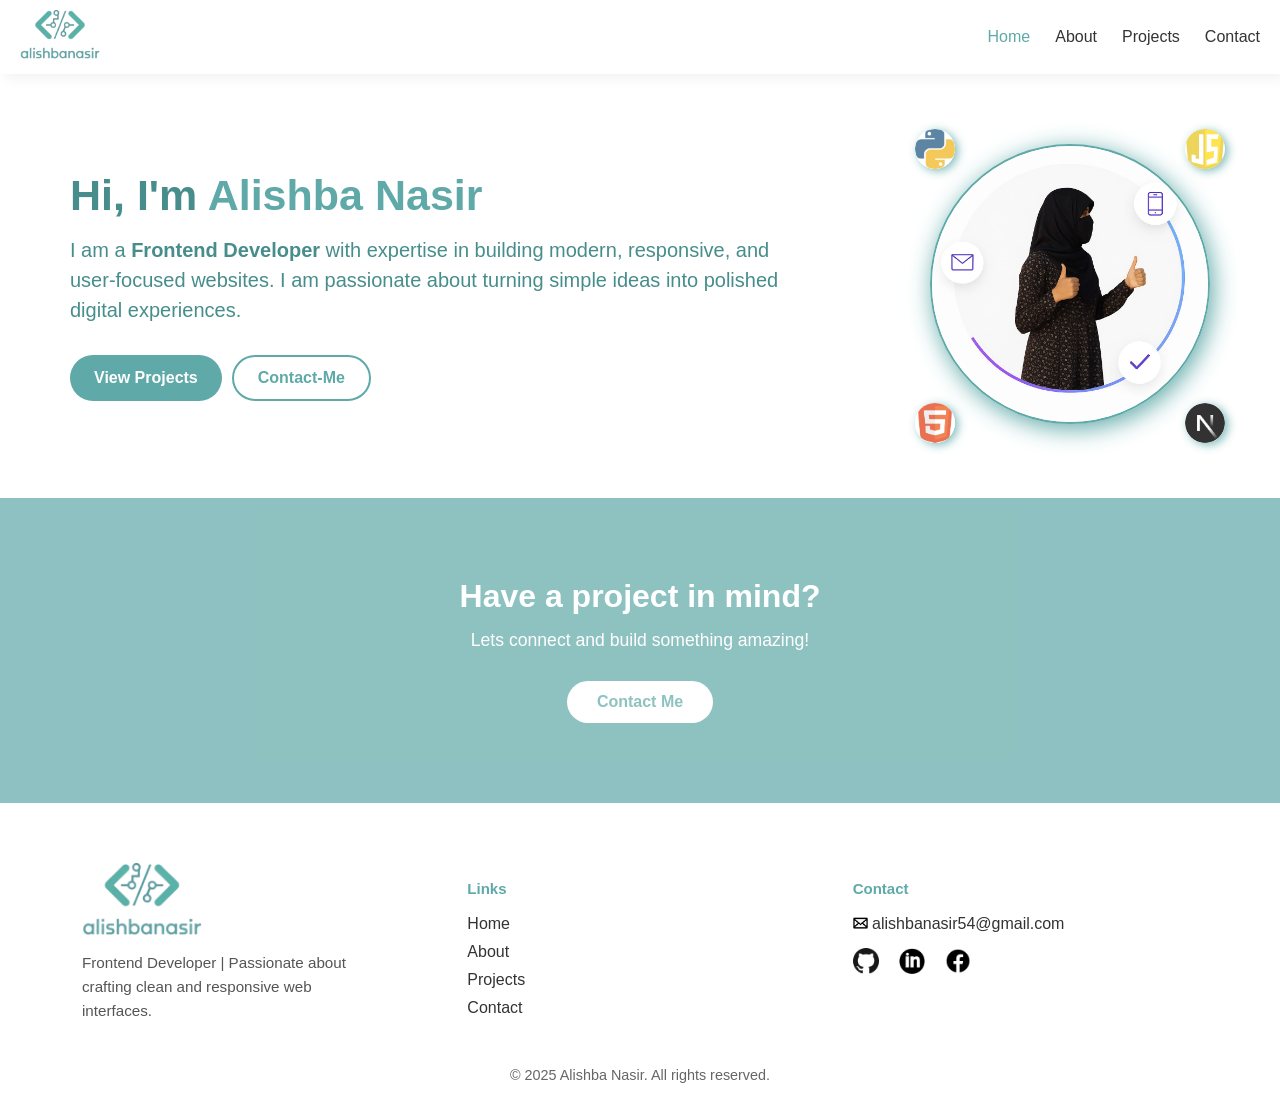
<file: html/home.html>
<!DOCTYPE html>
<html lang="en">

<head>
  <meta charset="UTF-8" />
  <meta name="viewport" content="width=device-width, initial-scale=1.0" />
  <title>About | Alishba Nasir</title>
  <link rel="stylesheet" href="/css/header.css" />
  <link rel="stylesheet" href="/css/home.css">
  <link rel="stylesheet" href="/css/footer.css">
</head>

<body>

  <header class="navbar">
    <div class="logo"><a href="/html/home.html"><img src="/assests/images/logo3.png" alt=""></a></div>
    <div class="menu-toggle" onclick="toggleMenu()">☰</div>
    <ul class="nav-links" id="navLinks">
      <li><a href="/html/home.html" class="active">Home</a></li>
      <li><a href="/html/about.html">About</a></li>
      <li><a href="/html/project.html">Projects</a></li>
      <li><a href="/html/contact.html">Contact</a></li>
    </ul>
  </header>

  <section class="hero">
    <div class="blob-bg"></div>
    <div class="hero-container">
      <div class="hero-text">
        <h1>Hi, I'm <span>Alishba Nasir</span></h1>
        <p>I am a <strong>Frontend Developer</strong> with expertise in building modern, responsive, and user-focused
          websites. I am passionate about turning simple ideas into polished digital experiences.</p>
        <div class="hero-buttons">
          <a href="/html/project.html" class="btn primary">View Projects</a>
          <a href="/html/contact.html" class="btn outline">Contact-Me</a>
        </div>
      </div>
      <div class="hero-image">
        <div class="image-wrapper">
          <img src="/assests/images/pro.jpeg" alt="Alishba Nasir" />
          <div class="svg-icons">
            <img src="/assests/images/python.webp" class="icon top-left" alt="python">
            <img src="/assests/images/java.svg" class="icon top-right" alt="JavaScript">
            <img src="/assests/images/html.png" class="icon bottom-left" alt="HTML">
            <img src="/assests/images/nextjs.png" class="icon bottom-right" alt="nextjs">
          </div>
        </div>
      </div>
    </div>
  </section>

  <section class="cta-section">
    <h2>Have a project in mind?</h2>
    <p>Lets connect and build something amazing!</p>
    <a href="/html/contact.html" class="btn primary">Contact Me</a>
  </section>

  <footer class="footer">
    <div class="footer-container">
      <div class="footer-left">
        <a href="/html/home.html"><img src="/assests/images/logo3.png" alt="logo"></a>
        <p>Frontend Developer | Passionate about crafting clean and responsive web interfaces.</p>
      </div>

      <div class="footer-middle">
        <h4><b>Links</b></h4>
        <br>
        <ul>
          <li><a href="/html/home.html">Home</a></li>
          <li><a href="/html/about.html">About</a></li>
          <li><a href="/html/project.html">Projects</a></li>
          <li><a href="/html/contact.html">Contact</a></li>
        </ul>
      </div>
      <div class="footer-right">
        <h4><b>Contact</b></h4>
        <br>
        <p class="email"><img src="/assests/images/email.png" alt=""><a href="mailto:alishbanasir54@gmail.com">
            alishbanasir54@gmail.com</a></p>
        <div class="social-icons">
          <a href="https://github.com/alishbanasir"><img src="/assests/images/git.png" alt="GitHub"></a>
          <a href="https://www.linkedin.com/in/alishba-nasirr/"><img src="/assests/images/linkdin.png"
              alt="LinkedIn"></a>
          <a href="https://www.facebook.com/alishba.nasir.167"><img src="/assests/images/fac.png" alt="Facebook"></a>
        </div>
      </div>
    </div>
    <div class="footer-bottom">
      <p>&copy; 2025 Alishba Nasir. All rights reserved.</p>
    </div>
  </footer>

  <script>
    function toggleMenu() {
      const nav = document.getElementById("navLinks");
      nav.classList.toggle("show");
    }
  </script>

</body>

</html>
</file>
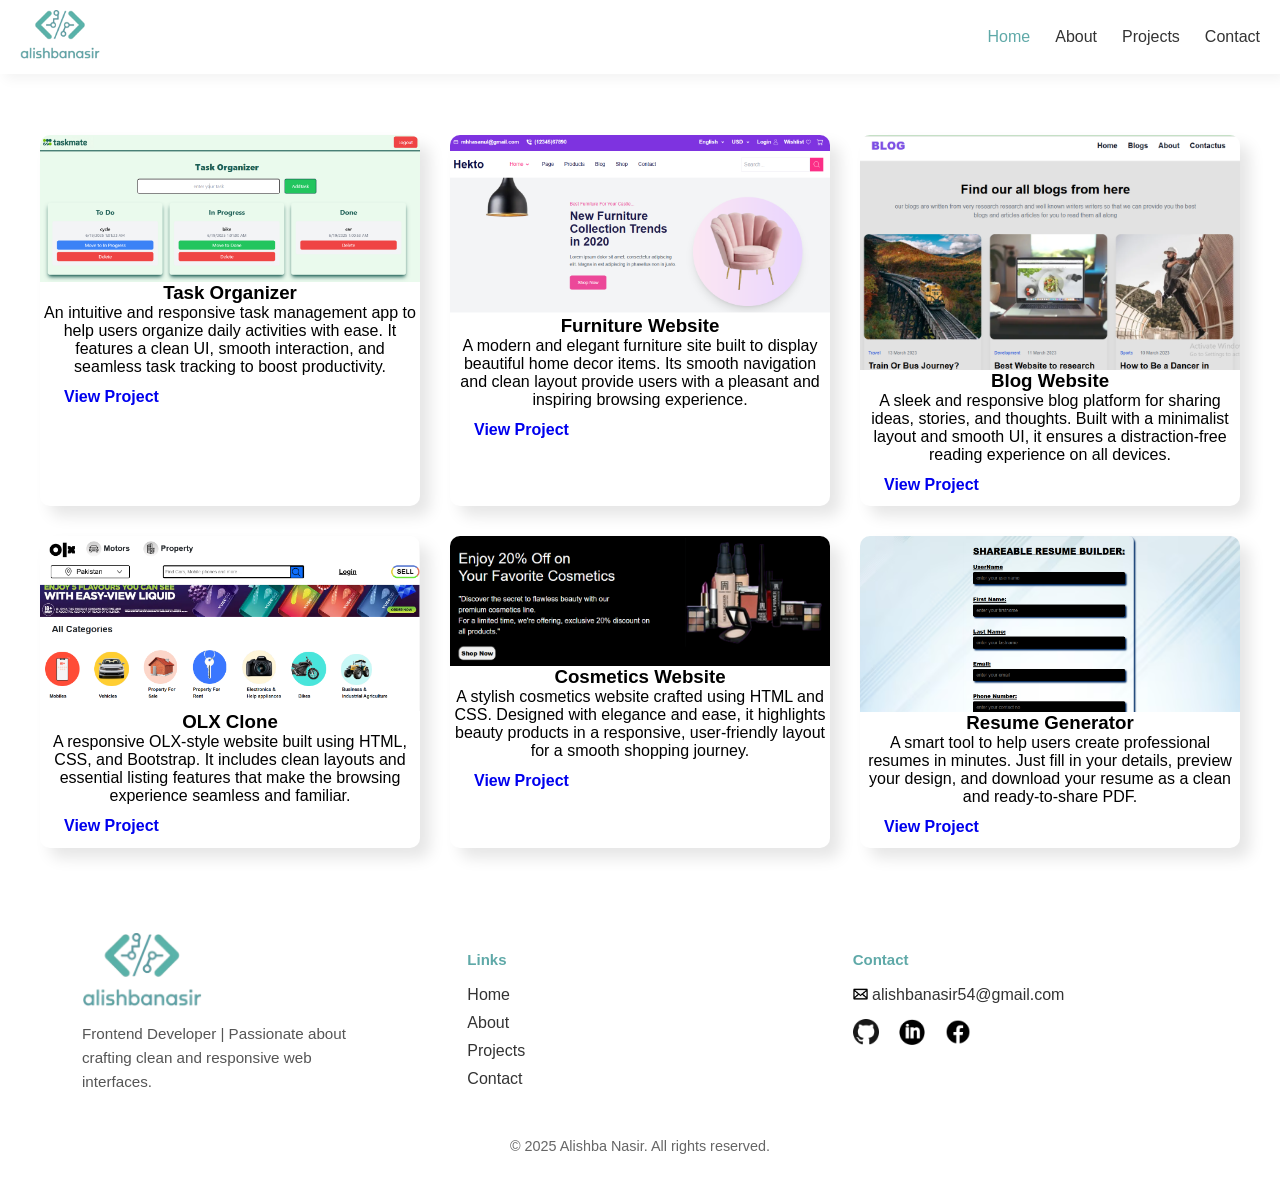
<file: html/project.html>
<!DOCTYPE html>
<html lang="en">

<head>
  <meta charset="UTF-8" />
  <meta name="viewport" content="width=device-width, initial-scale=1.0" />
  <title>Projects | Alishba Nasir</title>
  <link rel="stylesheet" href="/css/home.css" />
  <link rel="stylesheet" href="/css/header.css">
  <link rel="stylesheet" href="/css/footer.css">
</head>

<body>

  <header class="navbar">
    <div class="logo"><a href="/html/home.html"><img src="/assests/images/logo3.png" alt=""></a></div>
    <div class="menu-toggle" onclick="toggleMenu()">☰</div>
    <ul class="nav-links" id="navLinks">
      <li><a href="/html/home.html" class="active">Home</a></li>
      <li><a href="/html/about.html">About</a></li>
      <li><a href="/html/project.html">Projects</a></li>
      <li><a href="/html/contact.html">Contact</a></li>
    </ul>
  </header>

  <section class="projects">
    <div class="container">
      <div class="project-grid">

        <div class="project-card">
          <img src="/assests/images/task.png" alt="Project 1">
          <h3>Task Organizer</h3>
          <p>An intuitive and responsive task management app to help users organize daily activities with ease. It
            features a clean UI, smooth interaction, and seamless task tracking to boost productivity.</p>
          <a href="https://smit-hackathon-task-management-system.vercel.app/" target="_blank" class="btn">View
            Project</a>
        </div>
        <div class="project-card">
          <img src="/assests/images/furniture.png" alt="Project 1">
          <h3>Furniture Website</h3>
          <p>A modern and elegant furniture site built to display beautiful home decor items. Its smooth navigation and
            clean layout provide users with a pleasant and inspiring browsing experience.</p>
          <a href="https://furniture-web-eight.vercel.app/" target="_blank" class="btn">View Project</a>
        </div>
        <div class="project-card">
          <img src="/assests/images/blog1.png" alt="Project 2">
          <h3>Blog Website</h3>
          <p>
            A sleek and responsive blog platform for sharing ideas, stories, and thoughts. Built with a minimalist
            layout and smooth UI, it ensures a distraction-free reading experience on all devices.</p>
          <a href="https://blog-website-jet-six.vercel.app/" target="_blank" class="btn">View Project</a>
        </div>
        <div class="project-card">
          <img src="/assests/images/olx.png" alt="Project 1">
          <h3>OLX Clone</h3>
          <p>A responsive OLX-style website built using HTML, CSS, and Bootstrap. It includes clean layouts and
            essential listing features that make the browsing experience seamless and familiar.</p>
          <a href="https://olxweb-site.netlify.app/" target="_blank" class="btn">View Project</a>
        </div>
        <div class="project-card">
          <img src="/assests/images/image.png" alt="Project 2">
          <h3>Cosmetics Website</h3>
          <p>
            A stylish cosmetics website crafted using HTML and CSS. Designed with elegance and ease, it highlights
            beauty products in a responsive, user-friendly layout for a smooth shopping journey.</p>
          <a href="https://cosmetics-website.netlify.app/" target="_blank" class="btn">View Project</a>
        </div>
        <div class="project-card">
          <img src="/assests/images/resume.png" alt="Project 1">
          <h3>Resume Generator</h3>
          <p>A smart tool to help users create professional resumes in minutes. Just fill in your details, preview your
            design, and download your resume as a clean and ready-to-share PDF.</p>
          <a href="https://alish-resume-generator.netlify.app/" target="_blank" class="btn">View Project</a>
        </div>
      </div>
    </div>
  </section>

  <footer class="footer">
    <div class="footer-container">
      <div class="footer-left">
        <a href="/html/home.html"><img src="/assests/images/logo3.png" alt="logo"></a>
        <p>Frontend Developer | Passionate about crafting clean and responsive web interfaces.</p>
      </div>
      <div class="footer-middle">
        <h4><b>Links</b></h4>
        <br>
        <ul>
          <li><a href="/html/home.html">Home</a></li>
          <li><a href="/html/about.html">About</a></li>
          <li><a href="/html/project.html">Projects</a></li>
          <li><a href="/html/contact.html">Contact</a></li>
        </ul>
      </div>
      <div class="footer-right">
        <h4><b>Contact</b></h4>
        <br>
        <p class="email"><img src="/assests/images/email.png" alt=""><a href="mailto:alishbanasir54@gmail.com">
            alishbanasir54@gmail.com</a></p>
        <div class="social-icons">
          <a href="https://github.com/alishbanasir"><img src="/assests/images/git.png" alt="GitHub"></a>
          <a href="https://www.linkedin.com/in/alishba-nasirr/"><img src="/assests/images/linkdin.png"
              alt="LinkedIn"></a>
          <a href="https://www.facebook.com/alishba.nasir.167"><img src="/assests/images/fac.png" alt="Facebook"></a>
        </div>
      </div>
    </div>
    <div class="footer-bottom">
      <p>&copy; 2025 Alishba Nasir. All rights reserved.</p>
    </div>
  </footer>

  <script>
    function toggleMenu() {
      const nav = document.getElementById("navLinks");
      nav.classList.toggle("show");
    }
  </script>

</body>

</html>
</file>
<file: css/header.css>
.navbar {
  background-color: #fff;
  box-shadow: 5px 5px 12px rgba(0, 0, 0, 0.05);
  padding: 10px 20px;
  display: flex;
  justify-content: space-between;
  align-items: center;
  position: sticky;
  top: 0;
  z-index: 1000;
}
.logo img {
  width: 80px;
  height: auto;
  object-fit: contain;
}
@media (max-width: 480px) {
  .logo img {
    width: 50px;
  }
}
.nav-links {
  list-style: none;
  display: flex;
  gap: 25px;
}
.nav-links li a {
  text-decoration: none;
  color: #333;
  font-size: 1rem;
  font-weight: 500;
  transition: 0.3s ease;
}
.nav-links li a:hover,
.nav-links li a.active {
  color: #5fa9a8;
}
.active {
  color: #5fa9a8;
}
.menu-toggle {
  display: none;
}
@media (max-width: 768px) {
  .menu-toggle {
    display: block;
    font-size: 1.8rem;
    cursor: pointer;
    color: #5fa9a8;
  }
  .nav-links {
    display: none !important;
  }
}
.sidebar {
  position: fixed;
  top: 0;
  left: -300px;
  width: 250px;
  height: 100%;
  background-color: white;
  box-shadow: 2px 0 10px rgba(0, 0, 0, 0.1);
  z-index: 2000;
  display: flex;
  flex-direction: column;
  align-items: center;
  padding-top: 20px;
  transition: 0.3s ease-in-out;
}
.sidebar.show {
  left: 0;
}
.close-btn {
  align-self: flex-end;
  font-size: 1.8rem;
  margin: 10px 20px 0 0;
  cursor: pointer;
  color: #5fa9a8;
}
.sidebar-logo img {
  width: 80px;
  margin-bottom: 20px;
}
.sidebar-links {
  list-style: none;
  padding: 0;
  width: 100%;
  text-align: center;
}
.sidebar-links li {
  margin: 15px 0;
}
.sidebar-links li a {
  text-decoration: none;
  color: #333;
  font-weight: 500;
  font-size: 1.1rem;
  transition: 0.3s ease;
}
.sidebar-links li a:hover,
.sidebar-links li a.active {
  color: #5fa9a8;
}
</file>
<file: css/home.css>
* {
  margin: 0;
  padding: 0;
  box-sizing: border-box;
}
body {
  font-family: Arial, sans-serif;
  margin: 0;
  padding: 0;
  box-sizing: border-box;
  background-color: #ffffff;
  overflow-x: hidden;
}

/* ✨ PREMIUM TRANSITION MATRIX */
.reveal-element {
  opacity: 0;
  transform: translateY(40px);
  transition: opacity 0.8s cubic-bezier(0.25, 1, 0.5, 1), transform 0.8s cubic-bezier(0.25, 1, 0.5, 1);
  will-change: transform, opacity;
}

/* Jab intersection observer element ko pick karega */
.reveal-element.active {
  opacity: 1;
  transform: translateY(0);
}

/* home */
.home {
  animation: fadeIn 1s ease-in-out;
}
.hero {
  position: relative;
  background-color: transparent;
  width: 100%;
  margin: auto;
  padding: 20px 20px;
  overflow: hidden;
}
.hero-container {
  width: 100%;
  margin: auto;
  display: flex;
  padding: 50px;
  background-color: transparent;
  animation: fadeIn 1s ease-in-out;
  flex-direction: column-reverse;
  align-items: center;
  gap: 60px;
  position: relative;
  z-index: 1;
}
.hero-text {
  flex: 1;
  text-align: center;
  padding: 0 px;
}
.hero-text h1 {
  font-size: clamp(33px, 6vw, 43px);
  color: #468d8c;
  margin-bottom: 15px;
}
.hero-text h1 span {
  color: #5fa9a8;
}
.hero-text p {
  font-size: clamp(17px, 3vw, 20px);
  line-height: 1.5;
  max-width: 90%;
  margin: auto;
  color: #468d8c;
}
@media (max-width: 768px) {
  .hero-text h1 {
    font-size: clamp(26px, 5vw, 34px);
  }
  .hero-text p {
    font-size: clamp(15px, 2.8vw, 16px);
    max-width: 95%;
  }
}
@media (max-width: 480px) {
  .hero-text h1 {
    font-size: clamp(28px, 8vw, 30px);
    margin-bottom: 10px;
  }
  .hero-text p {
    font-size: clamp(15px, 3.5vw, 16px);
    max-width: 100%;
    line-height: 1.4;
  }
  .hero-text {
    padding: 0 15px;
  }
}
@media (min-width: 320px) and (max-width: 450px) {
  .hero-text h1 {
    font-size: clamp(30px, 7vw, 40px);
  }
}
.hero-buttons {
  display: flex;
  margin-top: 30px;
  justify-content: flex-start;
  gap: 10px;
  flex-wrap: wrap;
}

.btn {
  padding: 12px 24px;
  font-size: 1rem;
  border-radius: 30px;
  font-weight: 600;
  transition: 0.3s ease;
  text-decoration: none;
  display: inline-flex;
  align-items: center;
  white-space: nowrap;
}

.btn.primary {
  background-color: #5fa9a8;
  color: #fff;
}

.btn.primary:hover {
  text-decoration: 2px underline #ffffff;
}

.btn.outline {
  border: 2px solid #5fa9a8;
  color: #5fa9a8;
  background: transparent;
}
.btn.outline:hover {
  background-color: #5fa9a8;
  box-shadow: 5px 5px 5px #5fa9a8;
  color: white;
}

.btn .icon {
  width: 20px;
  height: 20px;
  margin-right: 8px;
}
@media (max-width: 480px) {
  .btn {
    font-size: 0.9rem;
    padding: 10px 20px;
  }

  .btn .icon {
    width: 18px;
    height: 18px;
    margin-right: 6px;
  }
}
.hero-image .image-wrapper {
  position: relative;
  width: 100%;
  max-width: 280px;
  height: auto;
}
.hero-image img {
  width: 100%;
  max-width: 280px;
  height: auto;
  border-radius: 50%;
  object-fit: cover;
  border: 2px solid #5fa9a8;
  box-shadow: 3px 5px 24px #5fa9a8;
}
.svg-icons .icon {
  border: 0px solid black;
  box-shadow: 3px 2px 10px #5fa9a8;
}
.svg-icons {
  position: absolute;
  top: 0;
  left: 0;
  width: 100%;
  height: 100%;
  pointer-events: none;
}
.svg-icons .icon {
  position: absolute;
  width: 40px;
  height: 40px;
  animation: float 6s ease-in-out infinite;
  opacity: 0.8;
}
@media (max-width: 480px) {
  .svg-icons .icon {
    width: 30px;
    height: 30px;
  }
  .hero-buttons {
    justify-content: center;
    display: flex;
  }
}
@media (max-width: 768px) {
  .hero-buttons {
    justify-content: center;
    display: flex;
  }
}
.svg-icons .top-left {
  top: -15px;
  left: -15px;
}
.svg-icons .top-right {
  top: -15px;
  right: -15px;
}
.svg-icons .bottom-left {
  bottom: -15px;
  left: -15px;
}
.svg-icons .bottom-right {
  bottom: -15px;
  right: -15px;
}
.cta-section {
  text-align: center;
  padding: 80px 20px;
  background: #5fa9a8;
  color: #fff;
  opacity: 0.7;
}
.cta-section h2 {
  font-size: 2rem;
  margin-bottom: 15px;
  color: #fff;
}
.cta-section p {
  font-size: 1.1rem;
  margin-bottom: 30px;
}
.cta-section .btn.primary {
  padding: 12px 30px;
  background-color: #fff;
  color: #5fa9a8;
  font-weight: 600;
  border-radius: 30px;
  text-decoration: none;
  transition: 0.3s ease;
}
.cta-section .btn.primary:hover {
  background-color: #5fa9a8;
  color: #fff;
  border: 4px solid #fff;
}
@keyframes float {
  0%,
  100% {
    transform: translateY(0);
  }
  50% {
    transform: translateY(-10px);
  }
}
@media (min-width: 768px) {
  .hero-container {
    flex-direction: row;
    justify-content: space-between;
    align-items: center;
  }
  .hero-text {
    text-align: left;
  }
  .hero-text p {
    margin-left: 0;
  }
}
.linkedin-contact a.btn {
  margin-top: 10px;
  display: inline-block;
  text-decoration: none;
  color: #0077b5;
  border: 2px solid #0077b5;
  padding: 10px 20px;
  border-radius: 5px;
  transition: all 0.3s ease;
}

.linkedin-contact a.btn:hover {
  background-color: #0077b5;
  color: white;
}

/* about */
.container {
  width: 100%;
  margin: auto;
  height: min-content;
  padding: 25px 20px;
  animation: fadeIn 1s ease-in-out;
}
h2 {
  text-align: center;
  font-size: 2.8rem;
  margin-bottom: 50px;
  color: #003b73;
}
.about-wrapper {
  display: flex;
  flex-direction: column-reverse;
  gap: 40px;
  align-items: center;
  background-color: transparent;
  border-radius: 15px;
  box-shadow: 0 8px 25px rgba(0, 0, 0, 0.06);
  padding: 40px;
  animation: fadeIn 1s ease-in-out;
}
.about-text {
  flex: 1;
}
.about-text p {
  font-size: 1.1rem;
  line-height: 1.8;
  margin-bottom: 15px;
}
.about-text strong {
  color: #5fa9a8;
}
.about-img img {
  width: 100%;
  max-width: 280px;
  height: auto;
  border-radius: 50%;
  object-fit: cover;
  border: 2px solid #5fa9a8;
  box-shadow: 3px 5px 24px #5fa9a8;
}
.skills {
  text-align: center;
  margin-top: 40px;
  width: 100%;
}
.skills h3 {
  font-size: 40px;
  margin-bottom: 30px;
  color: #5fa9a8;
}
.skills-list {
  display: flex;
  flex-wrap: wrap;
  justify-content: center;
  gap: 20px;
}
.skills-list span:hover {
  background-color: transparent;
  color: #5fa9a8;
  border: 2px solid #5fa9a8;
}
.skills-list span {
  background-color: #5fa9a8;
  color: #fff;
  padding: 12px 15px;
  border-radius: 50px;
  font-size: 0.95rem;
  font-weight: 500;
}
@media (min-width: 768px) {
  .about-wrapper {
    flex-direction: row;
  }
}
@keyframes fadeIn {
  from {
    opacity: 0;
    transform: translateY(20px);
  }
  to {
    opacity: 1;
    transform: translateY(0);
  }
}

/* project , home*/
.projects {
  background-color: transparent;
  padding: 0px 20px;
}
:root {
  --primary-seagreen: #5fa9a8;
  --light-grey-bg: #f8f8f8;
  --dark-text: #333333;
  --medium-text: #666666;
  --white: #ffffff;
  --shadow-base: rgba(0, 0, 0, 0.1);
  --shadow-hover: rgba(0, 0, 0, 0.2);
}
.projects-section {
  padding: 80px 0;
}
.services-header {
  display: flex;
  justify-content: space-between;
  align-items: center;
  padding: 0 20px;
  flex-wrap: nowrap;
}
.section-tagline {
  font-size: 1em;
}
.section-heading {
  font-size: 25px;
  color: #468d8c;
  font-weight: 700;
}
.view-all-services-btn {
  padding: 14px 23px;
  font-weight: 600;
  display: flex;
  align-items: center;
  justify-content: center;
  gap: 5px;
  border: 2px solid #5fa9a8;
  background-color: #5fa9a8;
  transition: all 0.3s ease;
  color: white;
  border-radius: 50px;
  transition: background-color 0.3s ease;
  text-decoration: none;
  white-space: nowrap;
  flex-shrink: 0;
  margin-left: auto;
}
.view-all-services-btn .arrow-icon {
  background-color: #5fa9a8;
  color: #fff;
  border-radius: 50%;
  width: 23px;
  height: 20px;
  display: flex;
  justify-content: center;
  align-items: center;
  font-size: 1.2em;
  font-weight: bold;
  color: white;
  transition: background-color 0.3s ease;
}
.view-all-services-btn:hover {
  transform: scale(1.06);
}
.view-all-services-btn:hover {
  background-color: transparent;
  border: 2px solid #5fa9a8;
  color: #5fa9a8;
}
.view-all-services-btn:hover .arrow-icon {
  background-color: #fff;
  color: #5fa9a8;
  font-size: 25px;
  font-weight: 900;
  margin-bottom: 5px;
}
.project-grid {
  display: grid;
  grid-template-columns: repeat(auto-fit, minmax(300px, 1fr));
  gap: 30px;
  margin-top: 3%;
  animation: fadeIn 1s ease-in-out;
}
@media (min-width: 768px) {
  .project-grid {
    grid-template-columns: repeat(2, 1fr);
  }
}
@media (min-width: 1024px) {
  .project-grid {
    grid-template-columns: repeat(3, 1fr);
  }
}
.project-card {
  background-color: transparent;
  border-radius: 10px;
  overflow: hidden;
  animation: fadeIn 1s ease-in-out;
  box-shadow: 10px 10px 15px rgba(0, 0, 0, 0.1);
  transition: transform 0.4s ease;
  box-shadow: 0.4s ease;
  text-align: center;
  display: flex;
  flex-direction: column;
  position: relative;
}
.project-card:hover {
  transform: translateY(-10px);
  box-shadow: 0 15px 30px var(--shadow-hover);
}
.project-category-top {
  background-color: var(--primary-seagreen);
  color: var(--white);
  padding: 25px 20px;
  text-align: center;
}
.project-category-top h3 {
  margin: 0;
  font-size: 1.5rem;
  font-weight: 600;
}
.project-content-bottom {
  padding: 20px;
  flex-grow: 1;
  display: flex;
  flex-direction: column;
  justify-content: space-between;
  align-items: center;
}
.project-content-bottom img {
  width: 100%;
  height: 200px;
  object-fit: cover;
  border-radius: 8px;
  margin-bottom: 20px;
}
.project-content-bottom p {
  font-size: 0.95rem;
  color: var(--medium-text);
  line-height: 1.6;
  margin-bottom: 20px;
  flex-grow: 1;
  text-align: center;
}
.project-btn {
  display: inline-block;
  background-color: #5fa9a8;
  transition: all 0.3s ease;
  color: white;
  padding: 10px 18px;
  border-radius: 5px;
  transition: background-color 0.3s ease;
  text-decoration: none;
}
.project-card:hover {
  transform: scale(1.06);
}
.project-btn:hover {
  background-color: transparent;
  border: 2px solid #5fa9a8;
  color: #5fa9a8;
}
@media (max-width: 992px) {
  .services-header {
    flex-direction: column;
    align-items: center;
  }
  .section-heading {
    font-size: 25px;
    text-align: center;
    width: 100%;
  }
  .view-all-services-btn {
    max-width: 160px;
    padding: 10px 23px;
    margin-top: 8px;
    font-size: 0.95em;
    margin-left: 0;
  }
  .view-all-services-btn .arrow-icon {
    width: 23px;
    height: 20px;
  }
  .projects-section {
    padding: 60px 0;
  }
  .project-grid {
    grid-template-columns: 1fr;
    gap: 25px;
  }
  .project-category-top h3 {
    font-size: 1.3rem;
  }
  .project-content-bottom img {
    height: 180px;
  }
  .project-content-bottom p {
    font-size: 0.9rem;
  }
  .project-btn {
    padding: 8px 16px;
    font-size: 0.9rem;
  }
  .contact-me-btn {
    padding: 12px 30px;
    font-size: 1.1rem;
  }
}
@media (max-width: 768px) {
  .services-header {
    margin-bottom: 30px;
    gap: 15px;
  }
  .section-heading {
    font-size: 20px;
  }
  .view-all-services-btn {
    max-width: 280px;
    margin-top: 1px;
    padding: 12px 25px;
    font-size: 0.9em;
  }
  .view-all-services-btn .arrow-icon {
    width: 22px;
    height: 22px;
  }
}
@media (max-width: 480px) {
  .services-header {
    margin-bottom: 25px;
    gap: 10px;
  }
  .section-heading {
    font-size: 14px;
  }
  .view-all-services-btn {
    max-width: 250px;
    padding: 10px 20px;
    font-size: 0.85em;
  }
  .view-all-services-btn .arrow-icon {
    width: 20px;
    height: 20px;
  }
  .projects-section {
    padding: 40px 0;
  }
  .project-category-top {
    padding: 20px 15px;
  }
  .project-content-bottom {
    padding: 15px;
  }
  .project-content-bottom img {
    height: 150px;
  }
  .contact-me-btn {
    padding: 10px 25px;
    font-size: 1rem;
  }
}
@keyframes fadeIn {
  from {
    opacity: 0;
    transform: translateY(20px);
  }
  to {
    opacity: 1;
    transform: translateY(0);
  }
}
.hori {
  color: #5fa9a8;
  margin-bottom: 30px;
  box-shadow: 2px 2px 15px 5px #5fa9a8;
  opacity: 0.9;
}

/* contact */
.contact h2 {
  text-align: center;
  font-size: 2rem;
  color: #5fa9a8;
  margin-bottom: 15px;
}
.contact-form {
  max-width: 600px;
  margin: 0 auto;
  display: flex;
  animation: fadeIn 1s ease-in-out;
  flex-direction: column-reverse;
  flex-direction: column;
  gap: 15px;
}
.contact-form input,
.contact-form textarea {
  padding: 12px;
  border: 1px solid #ccc;
  border-radius: 5px;
  font-size: 1rem;
}
.contact-form .btn {
  background-color: #5fa9a8;
  color: white;
  border: none;
  border-radius: 5px;
  font-size: medium;
  text-align: center;
  align-items: center;
  padding: 15px 15px;
  cursor: pointer;
}
.contact-form .btn:hover {
  border: 2px solid #5fa9a8;
  border-radius: 5px;
  color: #5fa9a8;
  font-weight: 600;
  background-color: transparent;
  text-decoration: underline #5fa9a8;
}
.contact-info {
  text-align: center;
  margin-top: 40px;
  font-size: 14px;
}
.contact-info a {
  color: #5fa9a8;
  margin-top: 2px;
  text-decoration: none;
}
.contact-info a:hover {
  text-decoration: underline;
}
</file>
<file: css/footer.css>
.footer {
  background-color: transparent;
  color: #333;
  font-family: "Segoe UI", sans-serif;

  padding: 60px 20px 30px;
}
.footer-container {
  width: 90%;
  margin: auto;
  display: flex;
  flex-wrap: wrap;
  gap: 40px;
}
.footer h2,
.footer h4 {
  color: #5fa9a8;
  margin-top: 5%;
  font-size: 15px;
  font-weight: 600;
}
.footer-left,
.footer-middle,
.footer-right {
  flex: 1 1 250px;
}
.footer-left img {
  max-width: 120px;
  height: auto;
  margin-bottom: 10px;
}
.footer-left p {
  font-size: 0.95rem;
  line-height: 1.6;
  color: #555;
  max-width: 280px;
}
.footer-middle ul {
  list-style: none;
  padding: 0;
  margin: 0;
}
.footer-middle ul li {
  margin-bottom: 10px;
}
.footer-middle ul li a {
  text-decoration: none;
  color: #333;
  transition: color 0.3s;
}
.footer-middle ul li a:hover {
  color: #5fa9a8;
}
.footer-right a {
  color: #333;
  text-decoration: none;
}
.footer-right a:hover {
  color: #5fa9a8;
}
.email {
  margin-bottom: 8px;
}
.social-icons {
  margin-top: 15px;
  display: flex;
  flex-wrap: wrap;
  gap: 20px;
}
.social-icons img:hover {
  color: #5fa9a8;
}
.social-icons a {
  display: inline-block;
}
.email img {
  width: 15px;
}
.social-icons img {
  width: 26px;
  height: 26px;
  filter: grayscale(1);
  color: #5fa9a8;
  transition: 0.3s;
}
.social-icons img:hover {
  filter: none;
  transform: scale(1.1);
  color: #5fa9a8;
  background-color: #5fa9a8;
  border-color: 2px solid #5fa9a8;
  border-radius: 30px;
  box-shadow: 2px 2px 3px #5fa9a8;
}
.footer-bottom {
  text-align: center;
  margin-top: 40px;
  font-size: 0.9rem;
  color: #666;
}

@media (max-width: 768px) {
  .footer-container {
    flex-direction: column;
    align-items: center;
    text-align: center;
  }
  .footer-left img {
    margin: 0 auto 15px;
  }
  .social-icons {
    justify-content: center;
  }
}
@media (max-width: 480px) {
  .footer-container {
    align-items: center;
    text-align: center;
    flex-direction: column;
  }
}
</file>
